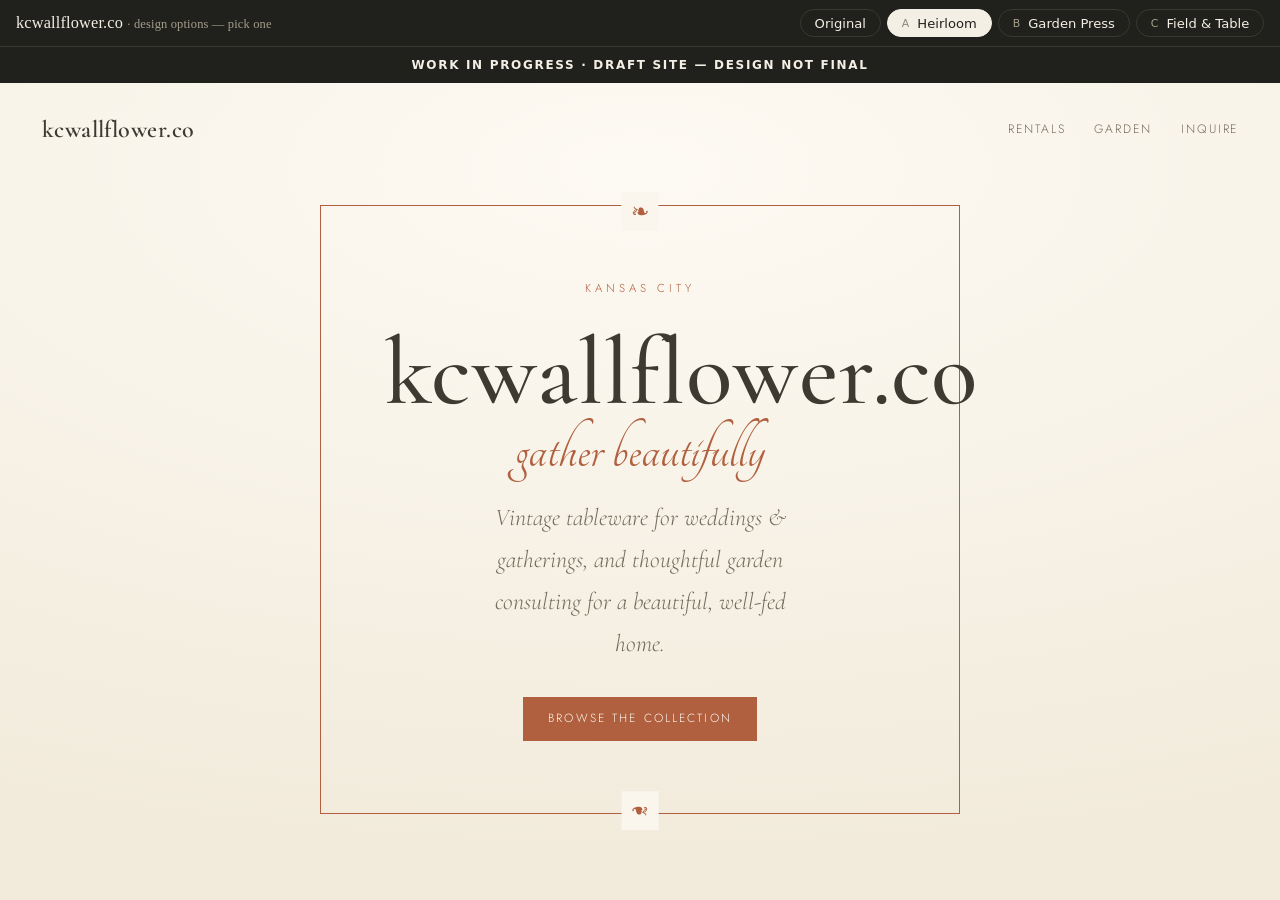
<file: index.html>
<!DOCTYPE html>
<html lang="en">
<head>
<meta charset="UTF-8" />
<meta name="viewport" content="width=device-width, initial-scale=1.0" />
<title>kcwallflower.co — Design Options</title>
<meta name="robots" content="noindex" />
<link rel="icon" href="assets/favicon.svg" type="image/svg+xml" />
<style>
  :root{
    --bar:#20201c; --bar2:#2a2a24; --cream:#f4efe4; --muted:#a49d8b;
    --line:#3a382f; --accent:#c58a78;
  }
  *{margin:0;padding:0;box-sizing:border-box}
  html,body{height:100%}
  body{
    font-family:"Jost",system-ui,-apple-system,"Segoe UI",sans-serif;
    background:var(--bar); color:var(--cream);
    display:flex; flex-direction:column; height:100vh; height:100svh; overflow:hidden;
  }
  /* top bar */
  .bar{
    flex:0 0 auto; display:flex; align-items:center; gap:1rem;
    padding:.55rem 1rem; background:var(--bar);
    border-bottom:1px solid var(--line);
  }
  .brand{font-family:Georgia,"Times New Roman",serif; font-size:1.02rem; letter-spacing:.01em; white-space:nowrap}
  .brand small{color:var(--muted); font-size:.78rem}
  .tabs{display:flex; gap:.4rem; margin-left:auto; flex-wrap:wrap; justify-content:flex-end}
  .tab{
    font:inherit; font-size:.82rem; color:var(--cream);
    background:transparent; border:1px solid var(--line);
    padding:.44em 1.05em; border-radius:40px; cursor:pointer;
    display:inline-flex; align-items:center; gap:.5em; white-space:nowrap;
    transition:background .2s,border-color .2s,color .2s;
  }
  .tab .k{font-size:.68rem; letter-spacing:.14em; color:var(--muted)}
  .tab:hover{border-color:var(--muted)}
  .tab.active{background:var(--cream); color:var(--bar); border-color:var(--cream)}
  .tab.active .k{color:var(--bar); opacity:.5}
  /* stage */
  .stage{flex:1 1 auto; position:relative; background:#fff}
  .stage iframe{position:absolute; inset:0; width:100%; height:100%; border:0; display:none}
  .stage iframe.active{display:block}
  /* loading hint */
  .hint{
    position:absolute; inset:0; display:flex; align-items:center; justify-content:center;
    color:var(--muted); font-size:.85rem; letter-spacing:.08em; background:var(--bar);
    pointer-events:none; opacity:0; transition:opacity .2s;
  }
  @media (max-width:680px){
    .bar{flex-wrap:wrap; gap:.5rem .6rem}
    .brand{flex:1 1 100%}
    .tabs{margin-left:0; width:100%; justify-content:space-between}
    .tab{flex:1 1 auto; justify-content:center; padding:.5em .4em; font-size:.76rem}
    .tab .k{display:none}
  }
</style>
</head>
<body>
  <div class="bar">
    <span class="brand">kcwallflower.co <small>· design options — pick one</small></span>
    <div class="tabs" role="tablist" aria-label="Design options">
      <button class="tab" role="tab" data-key="original">Original</button>
      <button class="tab" role="tab" data-key="a"><span class="k">A</span> Heirloom</button>
      <button class="tab" role="tab" data-key="b"><span class="k">B</span> Garden&nbsp;Press</button>
      <button class="tab" role="tab" data-key="c"><span class="k">C</span> Field&nbsp;&amp;&nbsp;Table</button>
    </div>
  </div>

  <div class="stage" id="stage">
    <iframe data-key="original" src="original/" title="Original design" loading="eager"></iframe>
    <iframe data-key="a" src="a/" title="Design A — Heirloom" loading="eager"></iframe>
    <iframe data-key="b" src="b/" title="Design B — Garden Press" loading="eager"></iframe>
    <iframe data-key="c" src="c/" title="Design C — Field & Table" loading="eager"></iframe>
  </div>

  <script>
    const tabs   = Array.from(document.querySelectorAll('.tab'));
    const frames = Array.from(document.querySelectorAll('iframe'));
    const keys   = tabs.map(t => t.dataset.key);

    function select(key){
      if(!keys.includes(key)) key = 'a';
      tabs.forEach(t => {
        const on = t.dataset.key === key;
        t.classList.toggle('active', on);
        t.setAttribute('aria-selected', on ? 'true' : 'false');
      });
      frames.forEach(f => f.classList.toggle('active', f.dataset.key === key));
      if (location.hash.slice(1) !== key) history.replaceState(null, '', '#' + key);
    }

    tabs.forEach(t => t.addEventListener('click', () => select(t.dataset.key)));
    window.addEventListener('hashchange', () => select(location.hash.slice(1)));

    select(location.hash.slice(1) || 'a');
  </script>
</body>
</html>
</file>
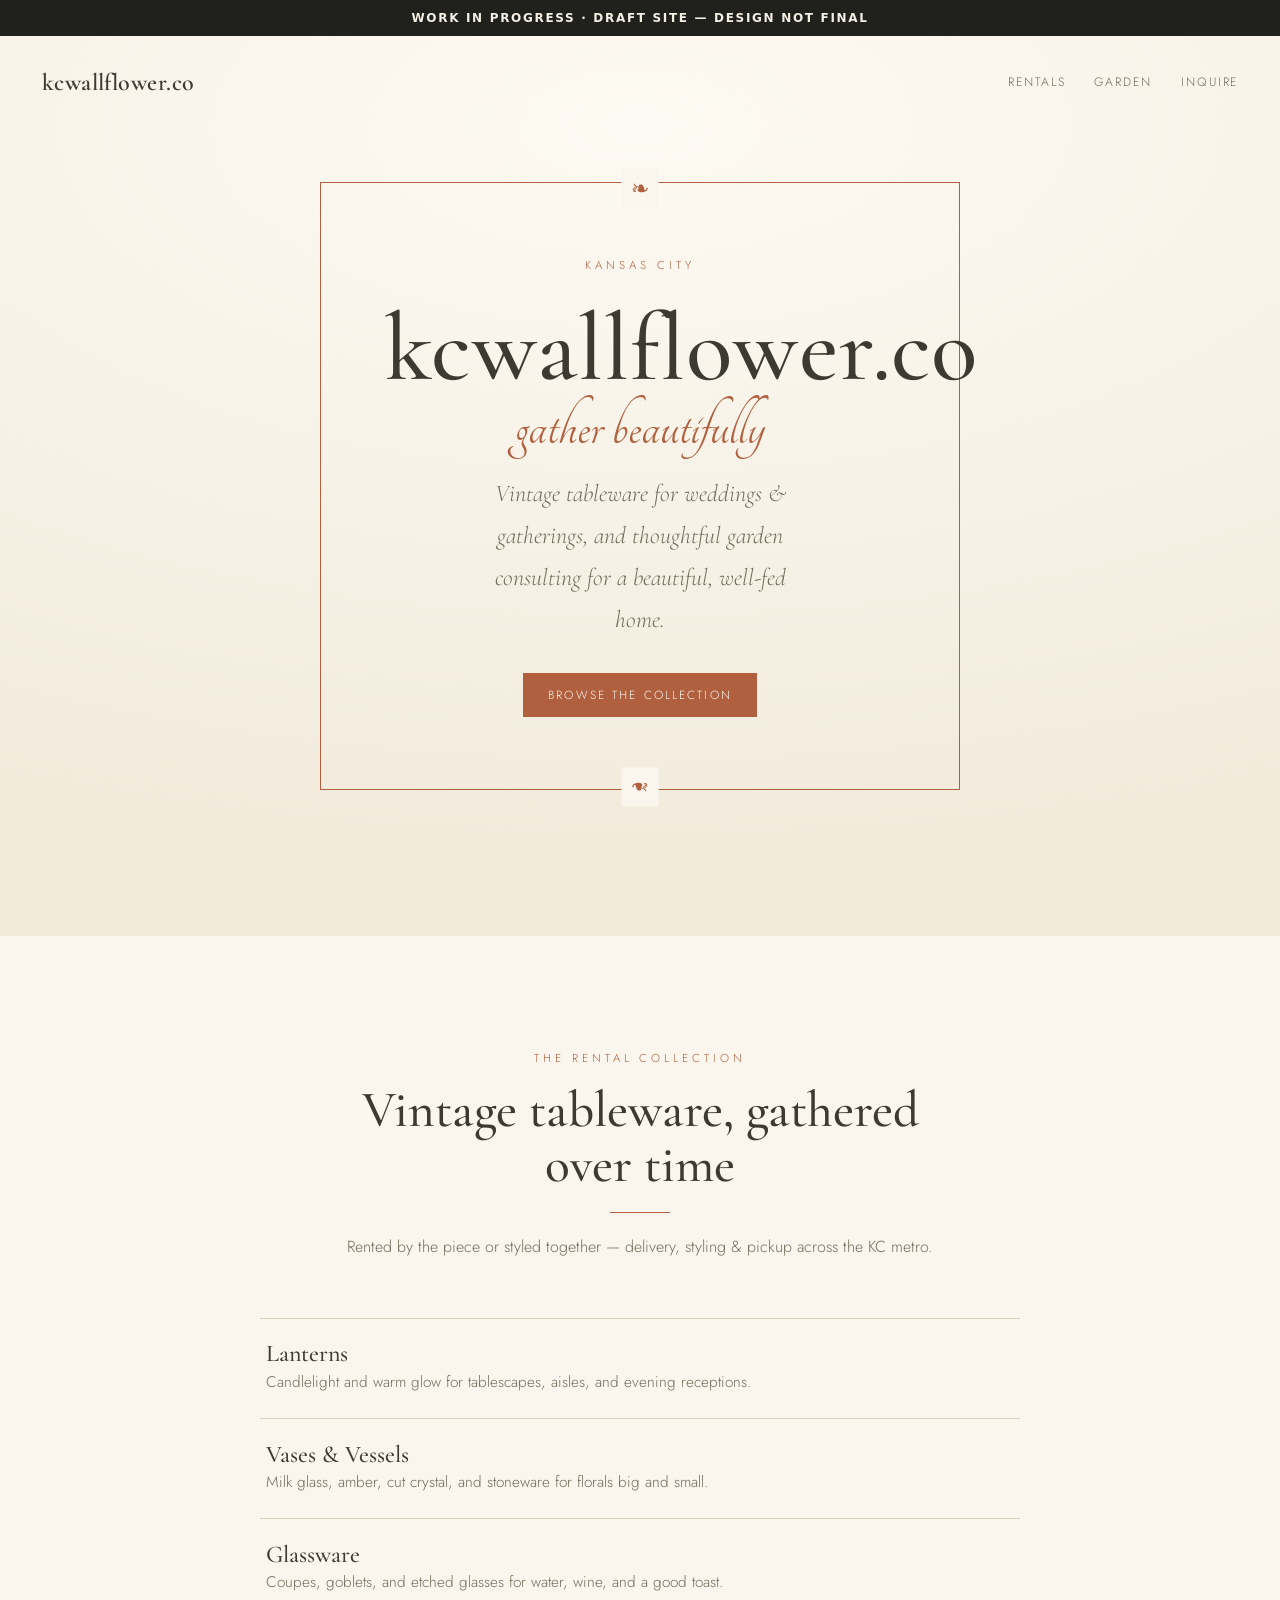
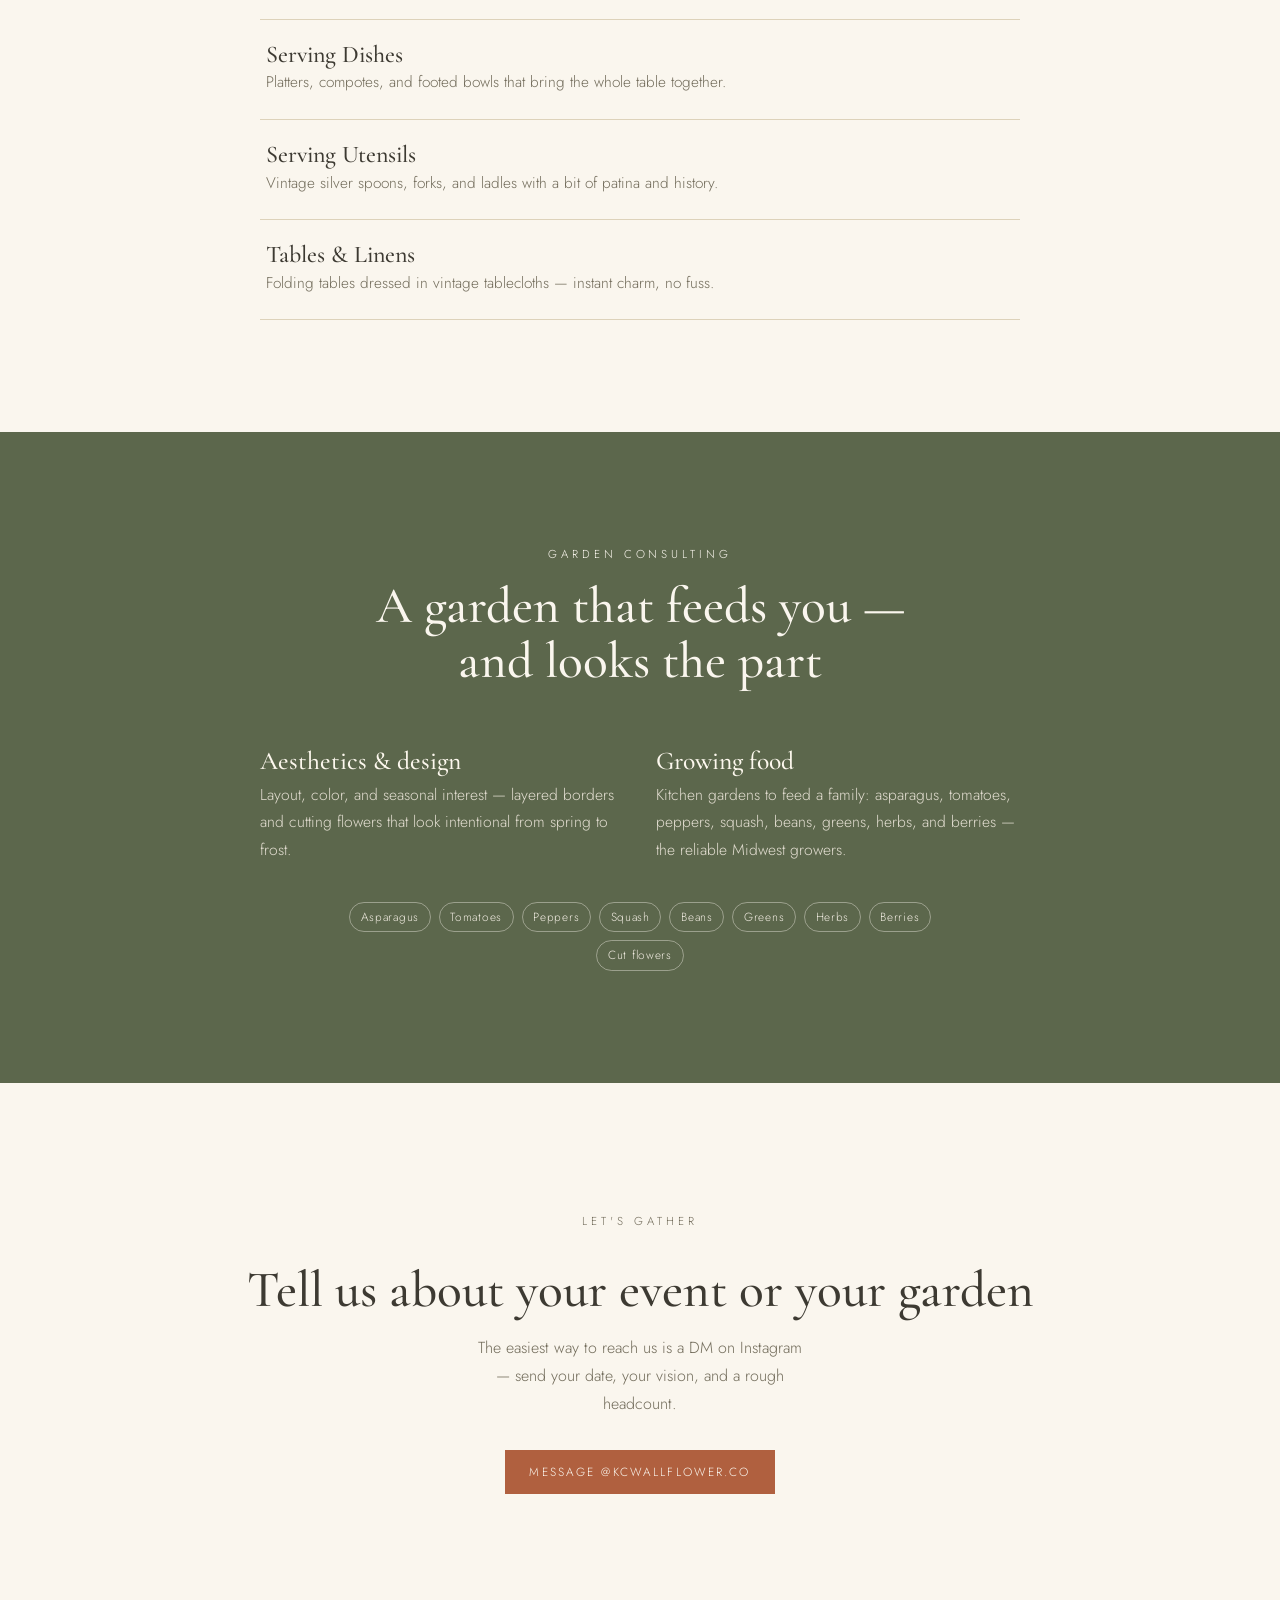
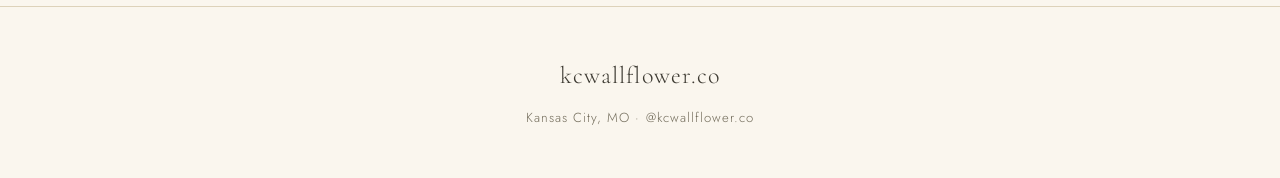
<file: a/index.html>
<!DOCTYPE html>
<html lang="en">
<head>
<meta charset="UTF-8" />
<meta name="viewport" content="width=device-width, initial-scale=1.0" />
<title>kcwallflower.co — Heirloom · Variant A</title>
<meta name="description" content="Vintage tableware rentals & garden consulting in Kansas City." />
<link rel="preconnect" href="https://fonts.googleapis.com" />
<link rel="preconnect" href="https://fonts.gstatic.com" crossorigin />
<link href="https://fonts.googleapis.com/css2?family=Cormorant+Garamond:ital,wght@0,400;0,500;0,600;1,400&family=Jost:wght@300;400;500&family=Tangerine:wght@700&display=swap" rel="stylesheet" />
<style>
  :root{
    --cream:#faf6ee; --cream2:#f2ebdc; --ink:#3d3a32; --soft:#726c5b;
    --terra:#b0603f; --sage:#869072; --sage-d:#5c674c; --line:#ddd2ba;
    --disp:"Cormorant Garamond",serif; --body:"Jost",sans-serif; --script:"Tangerine",cursive;
  }
  *{margin:0;padding:0;box-sizing:border-box}
  html{scroll-behavior:smooth}
  body{font-family:var(--body);font-weight:300;color:var(--ink);background:var(--cream);line-height:1.75;-webkit-font-smoothing:antialiased;padding-top:36px}
  h1,h2,h3{font-family:var(--disp);font-weight:500;line-height:1.08}
  a{color:inherit;text-decoration:none}
  .badge{position:fixed;top:12px;left:12px;z-index:99;background:var(--ink);color:var(--cream);font-size:.62rem;letter-spacing:.24em;text-transform:uppercase;padding:.4em .9em;border-radius:40px}
  .wrap{max-width:1080px;margin:0 auto;padding:0 clamp(1.2rem,5vw,2rem)}
  /* nav */
  .nav{position:absolute;top:0;left:0;right:0;z-index:20;display:flex;justify-content:space-between;align-items:center;padding:1.6rem clamp(1.2rem,5vw,2.6rem)}
  .nav a.brand{font-family:var(--disp);font-size:1.5rem;font-weight:600;letter-spacing:.02em}
  .nav .links{display:flex;gap:1.8rem;font-size:.76rem;letter-spacing:.16em;text-transform:uppercase;color:var(--soft)}
  /* hero */
  .hero{min-height:100svh;display:flex;align-items:center;justify-content:center;text-align:center;padding:6rem 1.4rem;position:relative;background:radial-gradient(120% 80% at 50% 10%,#fdfaf3,var(--cream2))}
  .frame{border:1px solid var(--terra);padding:clamp(2.4rem,6vw,4.5rem) clamp(1.6rem,6vw,4rem);max-width:640px;position:relative}
  .frame::before,.frame::after{content:"❧";position:absolute;color:var(--terra);font-size:1.4rem;left:50%;transform:translateX(-50%)}
  .frame::before{top:-.9rem;background:var(--cream);padding:0 .6rem}
  .frame::after{bottom:-1.1rem;background:var(--cream);padding:0 .6rem;transform:translateX(-50%) rotate(180deg)}
  .eyebrow{font-size:.72rem;letter-spacing:.34em;text-transform:uppercase;color:var(--terra);margin-bottom:1.4rem}
  .hero h1{font-size:clamp(3rem,10vw,6rem);letter-spacing:.01em}
  .script{font-family:var(--script);font-size:clamp(2.6rem,8vw,4rem);color:var(--terra);line-height:.7;margin:.3rem 0 1.4rem}
  .hero p.lede{font-family:var(--disp);font-size:clamp(1.2rem,2.4vw,1.5rem);font-style:italic;color:var(--soft);max-width:34ch;margin:0 auto 2rem}
  .btn{display:inline-block;font-size:.74rem;letter-spacing:.18em;text-transform:uppercase;padding:.9em 2em;border:1px solid var(--sage-d);color:var(--sage-d);transition:.35s}
  .btn:hover{background:var(--sage-d);color:var(--cream)}
  .btn.solid{background:var(--terra);border-color:var(--terra);color:var(--cream)}
  .btn.solid:hover{background:var(--ink);border-color:var(--ink)}
  /* section */
  section.block{padding:clamp(4rem,9vw,7rem) 0}
  .head{text-align:center;max-width:600px;margin:0 auto clamp(2.6rem,5vw,3.6rem)}
  .head h2{font-size:clamp(2rem,4.6vw,3.2rem)}
  .head .eyebrow{margin-bottom:.9rem}
  .rule{width:60px;height:1px;background:var(--terra);margin:1.2rem auto}
  /* rentals list */
  .list{max-width:760px;margin:0 auto;border-top:1px solid var(--line)}
  .item{padding:1.4rem .4rem;border-bottom:1px solid var(--line);transition:.3s}
  .item:hover{background:#fbf7ef;padding-left:1rem}
  .num{font-family:var(--disp);font-size:1.7rem;color:var(--terra)}
  .item h3{font-size:1.5rem;margin-bottom:.1rem}
  .item p{color:var(--soft);font-size:.96rem}
  /* garden */
  .garden{background:var(--sage-d);color:var(--cream)}
  .garden .head h2,.garden .head .eyebrow{color:var(--cream)}
  .garden .eyebrow{color:#e8dcc4}
  .gcols{display:grid;grid-template-columns:1fr 1fr;gap:2rem;max-width:760px;margin:0 auto}
  .gcols h3{font-family:var(--disp);font-size:1.6rem;margin-bottom:.4rem;color:#fdf8ee}
  .gcols p{color:#e2ddd0;font-size:.98rem}
  .tags{display:flex;flex-wrap:wrap;gap:.5rem;justify-content:center;max-width:640px;margin:2.4rem auto 0}
  .tags span{font-size:.74rem;letter-spacing:.06em;border:1px solid rgba(250,246,238,.4);padding:.34em .9em;border-radius:40px;color:#f0ebe0}
  /* inquire */
  .inquire{text-align:center}
  .inquire h2{font-size:clamp(2rem,5vw,3.2rem)}
  .inquire p{color:var(--soft);max-width:38ch;margin:1rem auto 2rem}
  /* footer */
  footer{text-align:center;padding:3rem 1.4rem;border-top:1px solid var(--line);color:var(--soft);font-size:.82rem;letter-spacing:.08em}
  footer .fb{font-family:var(--disp);font-size:1.5rem;color:var(--ink);margin-bottom:.6rem}
  @media(max-width:640px){.nav .links{display:none}.gcols{grid-template-columns:1fr}}
</style>
</head>
<body>
<div style="position:fixed;top:0;left:0;right:0;z-index:9999;background:#20201c;color:#f4efe4;text-align:center;font:600 12px/36px system-ui,-apple-system,'Segoe UI',sans-serif;letter-spacing:.14em;text-transform:uppercase;height:36px">Work in progress · draft site — design not final</div>
<div class="hero">
  <div class="nav wrap" style="max-width:none">
    <a href="#" class="brand">kcwallflower.co</a>
    <div class="links"><a href="#rentals">Rentals</a><a href="#garden">Garden</a><a href="#inquire">Inquire</a></div>
  </div>
  <div class="frame">
    <p class="eyebrow">Kansas City</p>
    <h1>kcwallflower.co</h1>
    <p class="script">gather beautifully</p>
    <p class="lede">Vintage tableware for weddings &amp; gatherings, and thoughtful garden consulting for a beautiful, well-fed home.</p>
    <a href="#rentals" class="btn solid">Browse the collection</a>
  </div>
</div>

<section class="block" id="rentals">
  <div class="wrap">
    <div class="head">
      <p class="eyebrow">The Rental Collection</p>
      <h2>Vintage tableware, gathered over time</h2>
      <div class="rule"></div>
      <p style="color:var(--soft)">Rented by the piece or styled together — delivery, styling &amp; pickup across the KC metro.</p>
    </div>
    <div class="list">
      <div class="item"><div><h3>Lanterns</h3><p>Candlelight and warm glow for tablescapes, aisles, and evening receptions.</p></div></div>
      <div class="item"><div><h3>Vases &amp; Vessels</h3><p>Milk glass, amber, cut crystal, and stoneware for florals big and small.</p></div></div>
      <div class="item"><div><h3>Glassware</h3><p>Coupes, goblets, and etched glasses for water, wine, and a good toast.</p></div></div>
      <div class="item"><div><h3>Serving Dishes</h3><p>Platters, compotes, and footed bowls that bring the whole table together.</p></div></div>
      <div class="item"><div><h3>Serving Utensils</h3><p>Vintage silver spoons, forks, and ladles with a bit of patina and history.</p></div></div>
      <div class="item"><div><h3>Tables &amp; Linens</h3><p>Folding tables dressed in vintage tablecloths — instant charm, no fuss.</p></div></div>
    </div>
  </div>
</section>

<section class="block garden" id="garden">
  <div class="wrap">
    <div class="head">
      <p class="eyebrow">Garden Consulting</p>
      <h2>A garden that feeds you — and looks the part</h2>
    </div>
    <div class="gcols">
      <div><h3>Aesthetics &amp; design</h3><p>Layout, color, and seasonal interest — layered borders and cutting flowers that look intentional from spring to frost.</p></div>
      <div><h3>Growing food</h3><p>Kitchen gardens to feed a family: asparagus, tomatoes, peppers, squash, beans, greens, herbs, and berries — the reliable Midwest growers.</p></div>
    </div>
    <div class="tags"><span>Asparagus</span><span>Tomatoes</span><span>Peppers</span><span>Squash</span><span>Beans</span><span>Greens</span><span>Herbs</span><span>Berries</span><span>Cut flowers</span></div>
  </div>
</section>

<section class="block inquire" id="inquire">
  <div class="wrap">
    <p class="eyebrow">Let's gather</p>
    <h2>Tell us about your event or your garden</h2>
    <p>The easiest way to reach us is a DM on Instagram — send your date, your vision, and a rough headcount.</p>
    <a class="btn solid" href="https://instagram.com/kcwallflower.co" target="_blank" rel="noopener">Message @kcwallflower.co</a>
  </div>
</section>

<footer>
  <div class="fb">kcwallflower.co</div>
  <div>Kansas City, MO · @kcwallflower.co</div>
</footer>
</body>
</html>
</file>
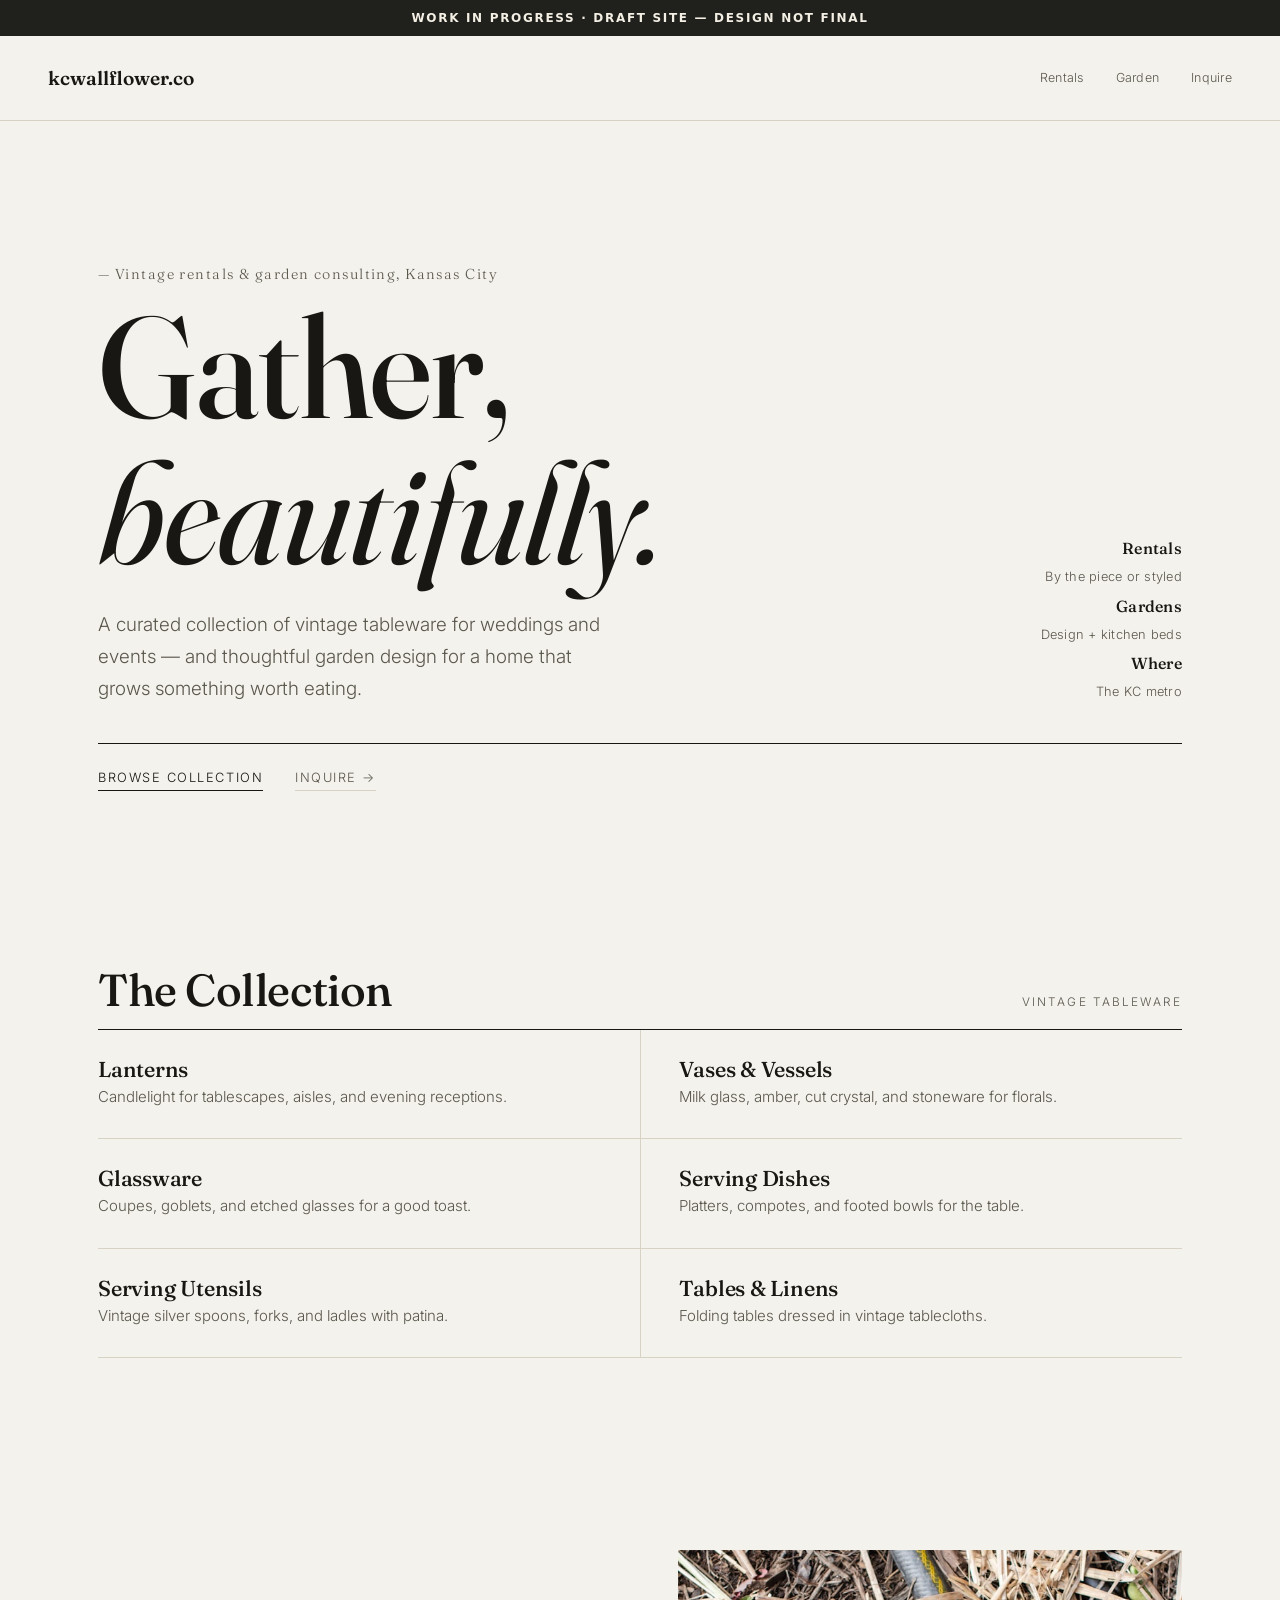
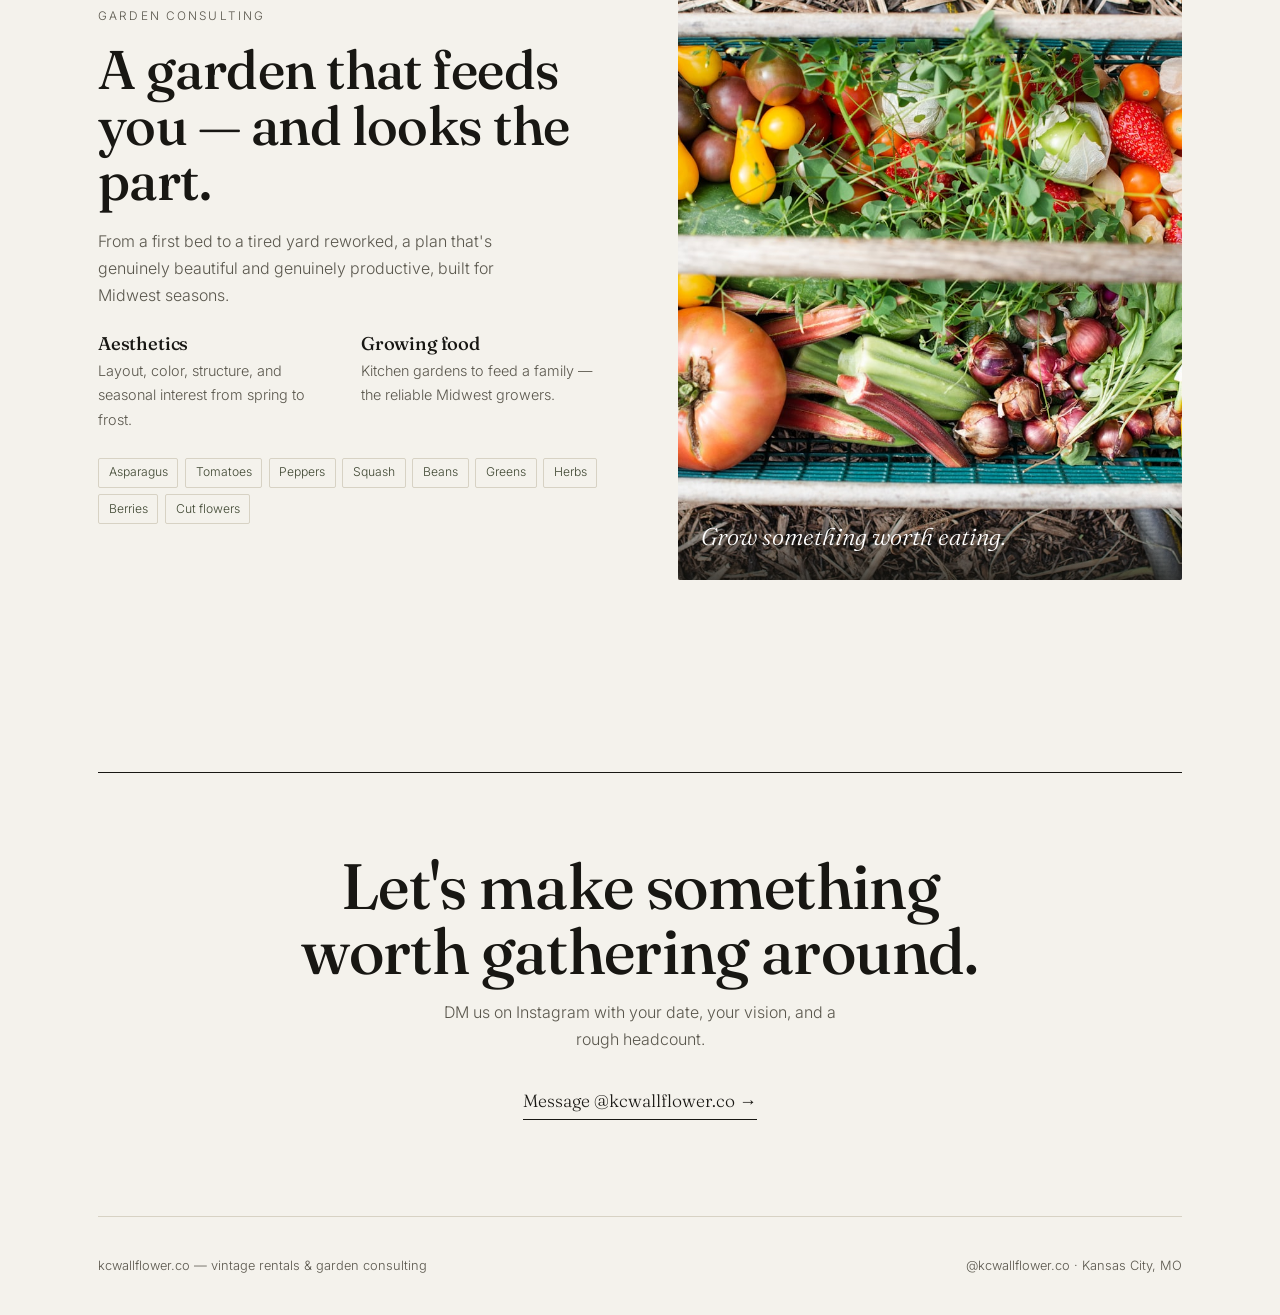
<file: b/index.html>
<!DOCTYPE html>
<html lang="en">
<head>
<meta charset="UTF-8" />
<meta name="viewport" content="width=device-width, initial-scale=1.0" />
<title>kcwallflower.co — Garden Press · Variant B</title>
<meta name="description" content="Vintage tableware rentals & garden consulting in Kansas City." />
<link rel="preconnect" href="https://fonts.googleapis.com" />
<link rel="preconnect" href="https://fonts.gstatic.com" crossorigin />
<link href="https://fonts.googleapis.com/css2?family=Fraunces:opsz,wght@9..144,400;9..144,500;9..144,600&family=Inter:wght@300;400;500&display=swap" rel="stylesheet" />
<style>
  :root{
    --paper:#f4f2ec; --ink:#181713; --soft:#5a574d; --olive:#5f6a4b; --olive-d:#3f4732;
    --line:#d7d2c4;
    --disp:"Fraunces",serif; --body:"Inter",system-ui,sans-serif;
  }
  *{margin:0;padding:0;box-sizing:border-box}
  html{scroll-behavior:smooth}
  body{font-family:var(--body);font-weight:300;color:var(--ink);background:var(--paper);line-height:1.7;-webkit-font-smoothing:antialiased;padding-top:36px}
  h1,h2,h3{font-family:var(--disp);font-weight:500;line-height:1.02;letter-spacing:-.01em}
  a{color:inherit;text-decoration:none}
  .badge{position:fixed;top:12px;right:12px;z-index:99;background:var(--ink);color:var(--paper);font-size:.62rem;letter-spacing:.24em;text-transform:uppercase;padding:.4em .9em;border-radius:2px}
  .wrap{max-width:1180px;margin:0 auto;padding:0 clamp(1.4rem,5vw,3rem)}
  /* nav */
  .nav{display:flex;justify-content:space-between;align-items:center;padding:1.6rem clamp(1.4rem,5vw,3rem);border-bottom:1px solid var(--line)}
  .nav .brand{font-family:var(--disp);font-size:1.2rem;font-weight:600}
  .nav .links{display:flex;gap:2rem;font-size:.78rem;letter-spacing:.02em;color:var(--soft)}
  .nav .links a:hover{color:var(--ink)}
  /* hero */
  .hero{padding:clamp(4rem,11vw,9rem) 0 clamp(3rem,7vw,5rem)}
  .hero .grid{display:grid;grid-template-columns:1fr auto;gap:2rem;align-items:end}
  .hero .num{font-family:var(--disp);font-size:.9rem;color:var(--soft);letter-spacing:.1em}
  .hero h1{font-size:clamp(3.4rem,13vw,9rem);margin:.4rem 0}
  .hero .em{font-style:italic;font-weight:400}
  .hero .sub{max-width:44ch;color:var(--soft);font-size:clamp(1rem,1.6vw,1.18rem);margin-top:1.4rem}
  .meta{text-align:right;font-size:.8rem;letter-spacing:.02em;color:var(--soft);line-height:2}
  .meta b{display:block;font-family:var(--disp);font-weight:500;color:var(--ink);font-size:1rem}
  .heroline{height:1px;background:var(--ink);margin-top:2.4rem}
  .actions{display:flex;gap:2rem;align-items:center;margin-top:1.4rem;font-size:.8rem;letter-spacing:.12em;text-transform:uppercase}
  .actions a{border-bottom:1px solid var(--ink);padding-bottom:2px}
  .actions a.dim{border-color:var(--line);color:var(--soft)}
  /* rentals */
  section{padding:clamp(3.5rem,8vw,6rem) 0}
  .sec-head{display:flex;justify-content:space-between;align-items:baseline;border-bottom:1px solid var(--ink);padding-bottom:1rem;margin-bottom:0}
  .sec-head h2{font-size:clamp(1.8rem,4vw,2.8rem)}
  .sec-head span{font-size:.74rem;letter-spacing:.18em;text-transform:uppercase;color:var(--soft)}
  .rgrid{display:grid;grid-template-columns:repeat(2,1fr)}
  .r{padding:1.8rem 0;border-bottom:1px solid var(--line)}
  .r:nth-child(odd){padding-right:2.4rem}
  .r:nth-child(even){padding-left:2.4rem;border-left:1px solid var(--line)}
  .r .k{font-family:var(--disp);color:var(--olive);font-size:1rem}
  .r h3{font-size:1.35rem;margin-bottom:.2rem}
  .r p{color:var(--soft);font-size:.94rem}
  /* garden split */
  .split{display:grid;grid-template-columns:1fr 1fr;gap:clamp(2rem,6vw,5rem);align-items:center}
  .split .big{font-size:clamp(2rem,4.5vw,3.4rem);line-height:1.02}
  .split .lede{color:var(--soft);margin:1.2rem 0 1.6rem;max-width:40ch}
  .split .two{display:grid;grid-template-columns:1fr 1fr;gap:1.4rem;margin-bottom:1.6rem}
  .split .two h3{font-size:1.15rem;margin-bottom:.3rem}
  .split .two p{font-size:.9rem;color:var(--soft)}
  .split ul{list-style:none;display:flex;flex-wrap:wrap;gap:.4rem}
  .split li{font-size:.76rem;color:var(--olive-d);border:1px solid var(--line);padding:.3em .8em;border-radius:2px}
  .panel{position:relative;aspect-ratio:4/5;overflow:hidden;background:var(--olive-d);border-radius:2px}
  .panel img{width:100%;height:100%;object-fit:cover;display:block}
  .panel figcaption{position:absolute;left:0;right:0;bottom:0;padding:1.4rem;color:#fff;font-family:var(--disp);font-style:italic;font-size:clamp(1.2rem,2vw,1.5rem);background:linear-gradient(transparent,rgba(20,20,16,.78))}
  /* inquire */
  .cta{border-top:1px solid var(--ink);text-align:center;padding-top:clamp(3rem,7vw,5rem)}
  .cta h2{font-size:clamp(2.2rem,6vw,4rem)}
  .cta p{color:var(--soft);max-width:40ch;margin:1rem auto 2rem}
  .cta a.big{display:inline-block;font-family:var(--disp);font-size:1.1rem;border-bottom:1px solid var(--ink);padding-bottom:3px}
  footer{border-top:1px solid var(--line);padding:2.4rem 0;display:flex;justify-content:space-between;flex-wrap:wrap;gap:1rem;font-size:.8rem;color:var(--soft)}
  @media(max-width:720px){.nav .links{display:none}.hero .grid{grid-template-columns:1fr}.meta{text-align:left}.rgrid{grid-template-columns:1fr}.r:nth-child(even){padding-left:0;border-left:0}.r:nth-child(odd){padding-right:0}.split{grid-template-columns:1fr}.split .two{grid-template-columns:1fr}.panel{order:-1;aspect-ratio:16/10}}
</style>
</head>
<body>
<div style="position:fixed;top:0;left:0;right:0;z-index:9999;background:#20201c;color:#f4efe4;text-align:center;font:600 12px/36px system-ui,-apple-system,'Segoe UI',sans-serif;letter-spacing:.14em;text-transform:uppercase;height:36px">Work in progress · draft site — design not final</div>
<div class="nav">
  <a href="#" class="brand">kcwallflower.co</a>
  <div class="links"><a href="#rentals">Rentals</a><a href="#garden">Garden</a><a href="#inquire">Inquire</a></div>
</div>

<header class="hero"><div class="wrap">
  <div class="grid">
    <div>
      <p class="num">— Vintage rentals &amp; garden consulting, Kansas City</p>
      <h1>Gather,<br><span class="em">beautifully.</span></h1>
      <p class="sub">A curated collection of vintage tableware for weddings and events — and thoughtful garden design for a home that grows something worth eating.</p>
    </div>
    <div class="meta">
      <b>Rentals</b>By the piece or styled<br>
      <b>Gardens</b>Design + kitchen beds<br>
      <b>Where</b>The KC metro
    </div>
  </div>
  <div class="heroline"></div>
  <div class="actions"><a href="#rentals">Browse collection</a><a href="#inquire" class="dim">Inquire →</a></div>
</div></header>

<section id="rentals"><div class="wrap">
  <div class="sec-head"><h2>The Collection</h2><span>Vintage tableware</span></div>
  <div class="rgrid">
    <div class="r"><div><h3>Lanterns</h3><p>Candlelight for tablescapes, aisles, and evening receptions.</p></div></div>
    <div class="r"><div><h3>Vases &amp; Vessels</h3><p>Milk glass, amber, cut crystal, and stoneware for florals.</p></div></div>
    <div class="r"><div><h3>Glassware</h3><p>Coupes, goblets, and etched glasses for a good toast.</p></div></div>
    <div class="r"><div><h3>Serving Dishes</h3><p>Platters, compotes, and footed bowls for the table.</p></div></div>
    <div class="r"><div><h3>Serving Utensils</h3><p>Vintage silver spoons, forks, and ladles with patina.</p></div></div>
    <div class="r"><div><h3>Tables &amp; Linens</h3><p>Folding tables dressed in vintage tablecloths.</p></div></div>
  </div>
</div></section>

<section id="garden"><div class="wrap">
  <div class="split">
    <div>
      <p style="font-size:.74rem;letter-spacing:.18em;text-transform:uppercase;color:var(--soft);margin-bottom:1rem">Garden Consulting</p>
      <h2 class="big">A garden that feeds you — and looks the part.</h2>
      <p class="lede">From a first bed to a tired yard reworked, a plan that's genuinely beautiful and genuinely productive, built for Midwest seasons.</p>
      <div class="two">
        <div><h3>Aesthetics</h3><p>Layout, color, structure, and seasonal interest from spring to frost.</p></div>
        <div><h3>Growing food</h3><p>Kitchen gardens to feed a family — the reliable Midwest growers.</p></div>
      </div>
      <ul><li>Asparagus</li><li>Tomatoes</li><li>Peppers</li><li>Squash</li><li>Beans</li><li>Greens</li><li>Herbs</li><li>Berries</li><li>Cut flowers</li></ul>
    </div>
    <figure class="panel">
      <img src="assets/garden.jpg" alt="A raised-bed kitchen garden full of homegrown vegetables" loading="lazy" />
      <figcaption>Grow something worth eating.</figcaption>
    </figure>
  </div>
</div></section>

<section id="inquire"><div class="wrap">
  <div class="cta">
    <h2>Let's make something<br>worth gathering around.</h2>
    <p>DM us on Instagram with your date, your vision, and a rough headcount.</p>
    <a class="big" href="https://instagram.com/kcwallflower.co" target="_blank" rel="noopener">Message @kcwallflower.co →</a>
  </div>
</div></section>

<div class="wrap"><footer>
  <span>kcwallflower.co — vintage rentals &amp; garden consulting</span>
  <span>@kcwallflower.co · Kansas City, MO</span>
</footer></div>
</body>
</html>
</file>
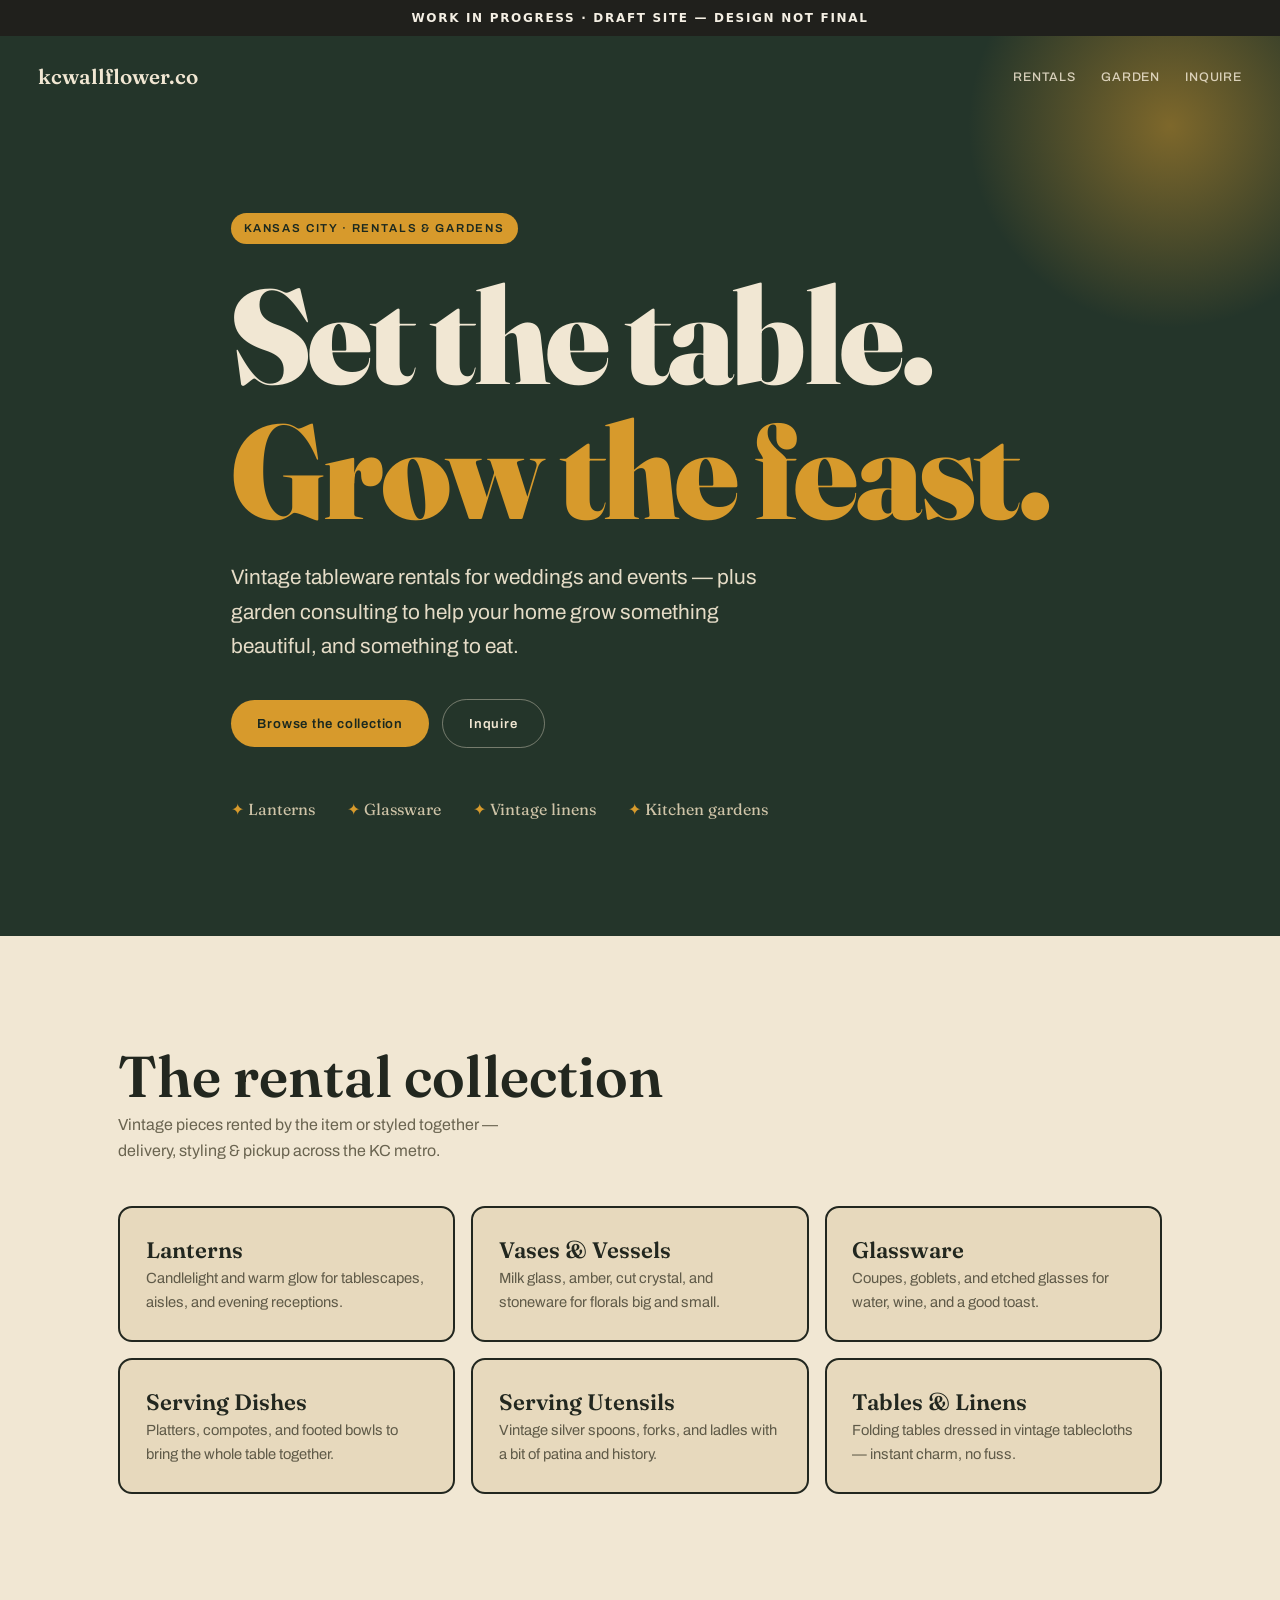
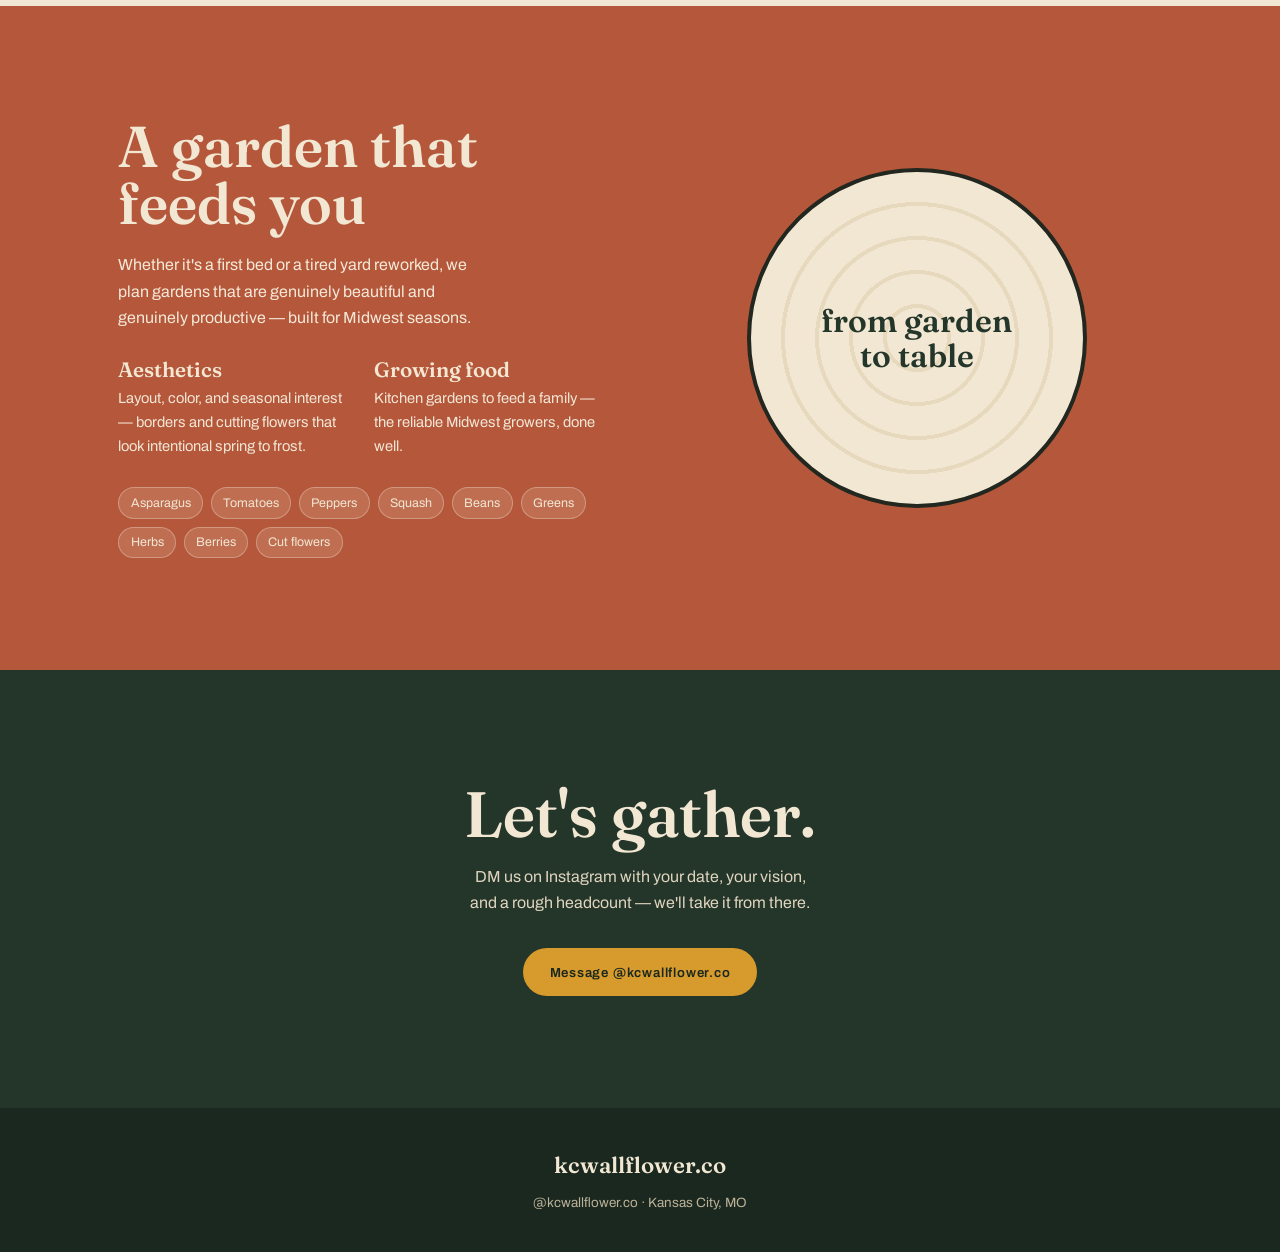
<file: c/index.html>
<!DOCTYPE html>
<html lang="en">
<head>
<meta charset="UTF-8" />
<meta name="viewport" content="width=device-width, initial-scale=1.0" />
<title>kcwallflower.co — Field &amp; Table · Variant C</title>
<meta name="description" content="Vintage tableware rentals & garden consulting in Kansas City." />
<link rel="preconnect" href="https://fonts.googleapis.com" />
<link rel="preconnect" href="https://fonts.gstatic.com" crossorigin />
<link href="https://fonts.googleapis.com/css2?family=Fraunces:opsz,wght@9..144,500;9..144,600;9..144,900&family=Archivo:wght@400;500;600&display=swap" rel="stylesheet" />
<style>
  :root{
    --forest:#24352a; --forest2:#1a281f; --cream:#f1e7d3; --cream2:#e7d9bd;
    --mustard:#d79a2c; --brick:#b5573a; --ink:#22271f; --sage:#8a9a6f;
    --disp:"Fraunces",serif; --body:"Archivo",system-ui,sans-serif;
  }
  *{margin:0;padding:0;box-sizing:border-box}
  html{scroll-behavior:smooth}
  body{font-family:var(--body);font-weight:400;color:var(--ink);background:var(--cream);line-height:1.65;-webkit-font-smoothing:antialiased;padding-top:36px}
  h1,h2,h3{font-family:var(--disp);line-height:1}
  a{color:inherit;text-decoration:none}
  .badge{position:fixed;top:12px;left:12px;z-index:99;background:var(--mustard);color:var(--forest2);font-size:.62rem;font-weight:600;letter-spacing:.2em;text-transform:uppercase;padding:.45em 1em;border-radius:40px}
  .wrap{max-width:1120px;margin:0 auto;padding:0 clamp(1.4rem,5vw,2.4rem)}
  /* nav */
  .nav{position:absolute;top:0;left:0;right:0;z-index:20;display:flex;justify-content:space-between;align-items:center;padding:1.5rem clamp(1.4rem,5vw,2.4rem);color:var(--cream)}
  .nav .brand{font-family:var(--disp);font-weight:600;font-size:1.3rem}
  .nav .links{display:flex;gap:1.6rem;font-size:.78rem;font-weight:500;letter-spacing:.06em;text-transform:uppercase}
  .nav .links a{opacity:.85}
  /* hero */
  .hero{background:var(--forest);color:var(--cream);min-height:100svh;display:flex;flex-direction:column;justify-content:center;padding:7rem 0 3rem;position:relative;overflow:hidden}
  .hero .sun{position:absolute;top:-140px;right:-120px;width:460px;height:460px;border-radius:50%;background:radial-gradient(circle,rgba(215,154,44,.5),transparent 62%)}
  .hero .tag{display:inline-block;background:var(--mustard);color:var(--forest2);font-size:.72rem;font-weight:600;letter-spacing:.16em;text-transform:uppercase;padding:.5em 1.1em;border-radius:40px;margin-bottom:1.6rem}
  .hero h1{font-family:var(--disp);font-weight:900;font-size:clamp(3.4rem,13vw,8.4rem);letter-spacing:-.02em}
  .hero h1 em{color:var(--mustard);font-style:normal}
  .hero .lede{max-width:44ch;font-size:clamp(1.05rem,1.8vw,1.3rem);color:#e5dcc7;margin:1.4rem 0 2.2rem}
  .btn{display:inline-block;font-weight:600;font-size:.82rem;letter-spacing:.06em;padding:1em 2em;border-radius:40px}
  .btn.m{background:var(--mustard);color:var(--forest2)}
  .btn.o{border:1px solid rgba(241,231,211,.4);color:var(--cream);margin-left:.6rem}
  .btn:hover{transform:translateY(-2px)}
  .ticker{margin-top:3rem;display:flex;gap:2rem;flex-wrap:wrap;font-family:var(--disp);font-size:1rem;color:#cfc4a8}
  .ticker span::before{content:"✦ ";color:var(--mustard)}
  /* rentals band */
  .band{padding:clamp(4rem,9vw,7rem) 0}
  .band h2{font-weight:600;font-size:clamp(2.2rem,5vw,3.6rem);margin-bottom:.4rem}
  .band .sub{color:#6a6450;max-width:48ch;margin-bottom:2.6rem}
  .cards{display:grid;grid-template-columns:repeat(3,1fr);gap:1rem}
  .card{background:var(--cream2);border:2px solid var(--ink);border-radius:14px;padding:1.6rem;transition:.3s}
  .card:hover{transform:translate(-3px,-3px);box-shadow:6px 6px 0 var(--ink)}
  .card .n{font-family:var(--disp);font-weight:600;color:var(--brick);font-size:1.1rem}
  .card h3{font-weight:600;font-size:1.4rem;margin:.3rem 0 .3rem}
  .card p{font-size:.92rem;color:#5f5a48}
  /* garden band */
  .garden{background:var(--brick);color:var(--cream)}
  .garden .inner{display:grid;grid-template-columns:1fr 1fr;gap:clamp(2rem,5vw,4rem);align-items:center}
  .garden h2{font-weight:600;font-size:clamp(2.2rem,5vw,3.6rem)}
  .garden .lede{color:#f4e9d8;margin:1.2rem 0 1.8rem;max-width:42ch}
  .gg{display:grid;grid-template-columns:1fr 1fr;gap:1.4rem;margin-bottom:1.8rem}
  .gg h3{font-family:var(--disp);font-weight:600;font-size:1.3rem;margin-bottom:.3rem}
  .gg p{font-size:.92rem;color:#f2e7d6}
  .chips{display:flex;flex-wrap:wrap;gap:.5rem}
  .chips span{background:rgba(241,231,211,.16);border:1px solid rgba(241,231,211,.35);font-size:.78rem;padding:.35em .9em;border-radius:40px}
  .plate{aspect-ratio:1;border-radius:50%;background:repeating-radial-gradient(circle,var(--cream) 0 30px,var(--cream2) 30px 34px);border:4px solid var(--ink);display:flex;align-items:center;justify-content:center;max-width:340px;margin:0 auto;width:100%}
  .plate .in{font-family:var(--disp);font-weight:600;font-size:clamp(1.4rem,3vw,2rem);color:var(--forest);text-align:center;line-height:1.1}
  /* cta */
  .cta{background:var(--forest);color:var(--cream);text-align:center;padding:clamp(4rem,9vw,7rem) 1.4rem}
  .cta h2{font-weight:600;font-size:clamp(2.2rem,6vw,4rem)}
  .cta p{color:#dfd5bf;max-width:40ch;margin:1.1rem auto 2rem}
  footer{background:var(--forest2);color:#bcb298;text-align:center;padding:2.4rem 1.4rem;font-size:.84rem}
  footer .fb{font-family:var(--disp);font-weight:600;font-size:1.4rem;color:var(--cream);margin-bottom:.5rem}
  @media(max-width:760px){.nav .links{display:none}.cards{grid-template-columns:1fr}.garden .inner{grid-template-columns:1fr}.plate{order:-1}.gg{grid-template-columns:1fr}}
</style>
</head>
<body>
<div style="position:fixed;top:0;left:0;right:0;z-index:9999;background:#20201c;color:#f4efe4;text-align:center;font:600 12px/36px system-ui,-apple-system,'Segoe UI',sans-serif;letter-spacing:.14em;text-transform:uppercase;height:36px">Work in progress · draft site — design not final</div>
<section class="hero">
  <div class="sun"></div>
  <div class="nav">
    <a href="#" class="brand">kcwallflower.co</a>
    <div class="links"><a href="#rentals">Rentals</a><a href="#garden">Garden</a><a href="#inquire">Inquire</a></div>
  </div>
  <div class="wrap">
    <span class="tag">Kansas City · Rentals &amp; Gardens</span>
    <h1>Set the table.<br><em>Grow the feast.</em></h1>
    <p class="lede">Vintage tableware rentals for weddings and events — plus garden consulting to help your home grow something beautiful, and something to eat.</p>
    <div>
      <a class="btn m" href="#rentals">Browse the collection</a>
      <a class="btn o" href="#inquire">Inquire</a>
    </div>
    <div class="ticker"><span>Lanterns</span><span>Glassware</span><span>Vintage linens</span><span>Kitchen gardens</span></div>
  </div>
</section>

<section class="band" id="rentals"><div class="wrap">
  <h2>The rental collection</h2>
  <p class="sub">Vintage pieces rented by the item or styled together — delivery, styling &amp; pickup across the KC metro.</p>
  <div class="cards">
    <div class="card"><h3>Lanterns</h3><p>Candlelight and warm glow for tablescapes, aisles, and evening receptions.</p></div>
    <div class="card"><h3>Vases &amp; Vessels</h3><p>Milk glass, amber, cut crystal, and stoneware for florals big and small.</p></div>
    <div class="card"><h3>Glassware</h3><p>Coupes, goblets, and etched glasses for water, wine, and a good toast.</p></div>
    <div class="card"><h3>Serving Dishes</h3><p>Platters, compotes, and footed bowls to bring the whole table together.</p></div>
    <div class="card"><h3>Serving Utensils</h3><p>Vintage silver spoons, forks, and ladles with a bit of patina and history.</p></div>
    <div class="card"><h3>Tables &amp; Linens</h3><p>Folding tables dressed in vintage tablecloths — instant charm, no fuss.</p></div>
  </div>
</div></section>

<section class="garden band" id="garden"><div class="wrap inner">
  <div>
    <h2>A garden that feeds you</h2>
    <p class="lede">Whether it's a first bed or a tired yard reworked, we plan gardens that are genuinely beautiful and genuinely productive — built for Midwest seasons.</p>
    <div class="gg">
      <div><h3>Aesthetics</h3><p>Layout, color, and seasonal interest — borders and cutting flowers that look intentional spring to frost.</p></div>
      <div><h3>Growing food</h3><p>Kitchen gardens to feed a family — the reliable Midwest growers, done well.</p></div>
    </div>
    <div class="chips"><span>Asparagus</span><span>Tomatoes</span><span>Peppers</span><span>Squash</span><span>Beans</span><span>Greens</span><span>Herbs</span><span>Berries</span><span>Cut flowers</span></div>
  </div>
  <div class="plate"><span class="in">from garden<br>to table</span></div>
</div></section>

<section class="cta" id="inquire">
  <h2>Let's gather.</h2>
  <p>DM us on Instagram with your date, your vision, and a rough headcount — we'll take it from there.</p>
  <a class="btn m" href="https://instagram.com/kcwallflower.co" target="_blank" rel="noopener">Message @kcwallflower.co</a>
</section>

<footer>
  <div class="fb">kcwallflower.co</div>
  <div>@kcwallflower.co · Kansas City, MO</div>
</footer>
</body>
</html>
</file>
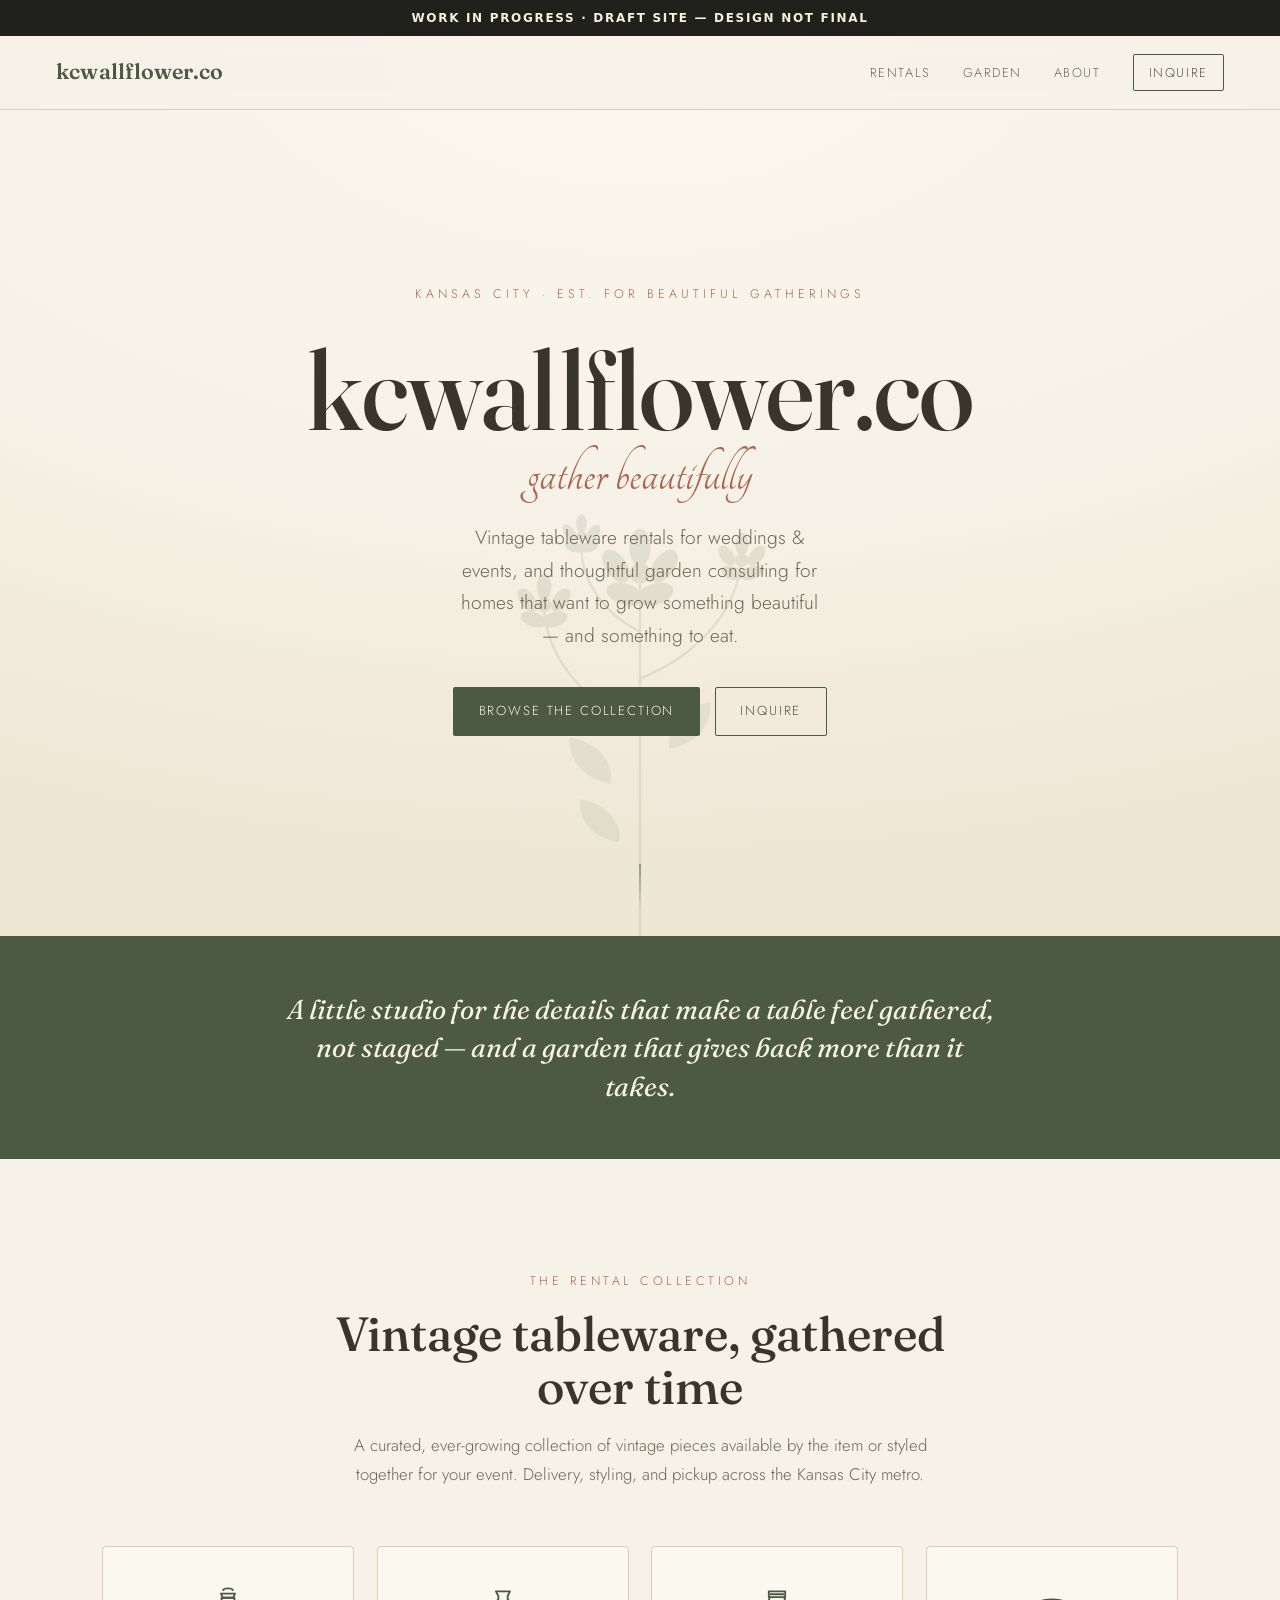
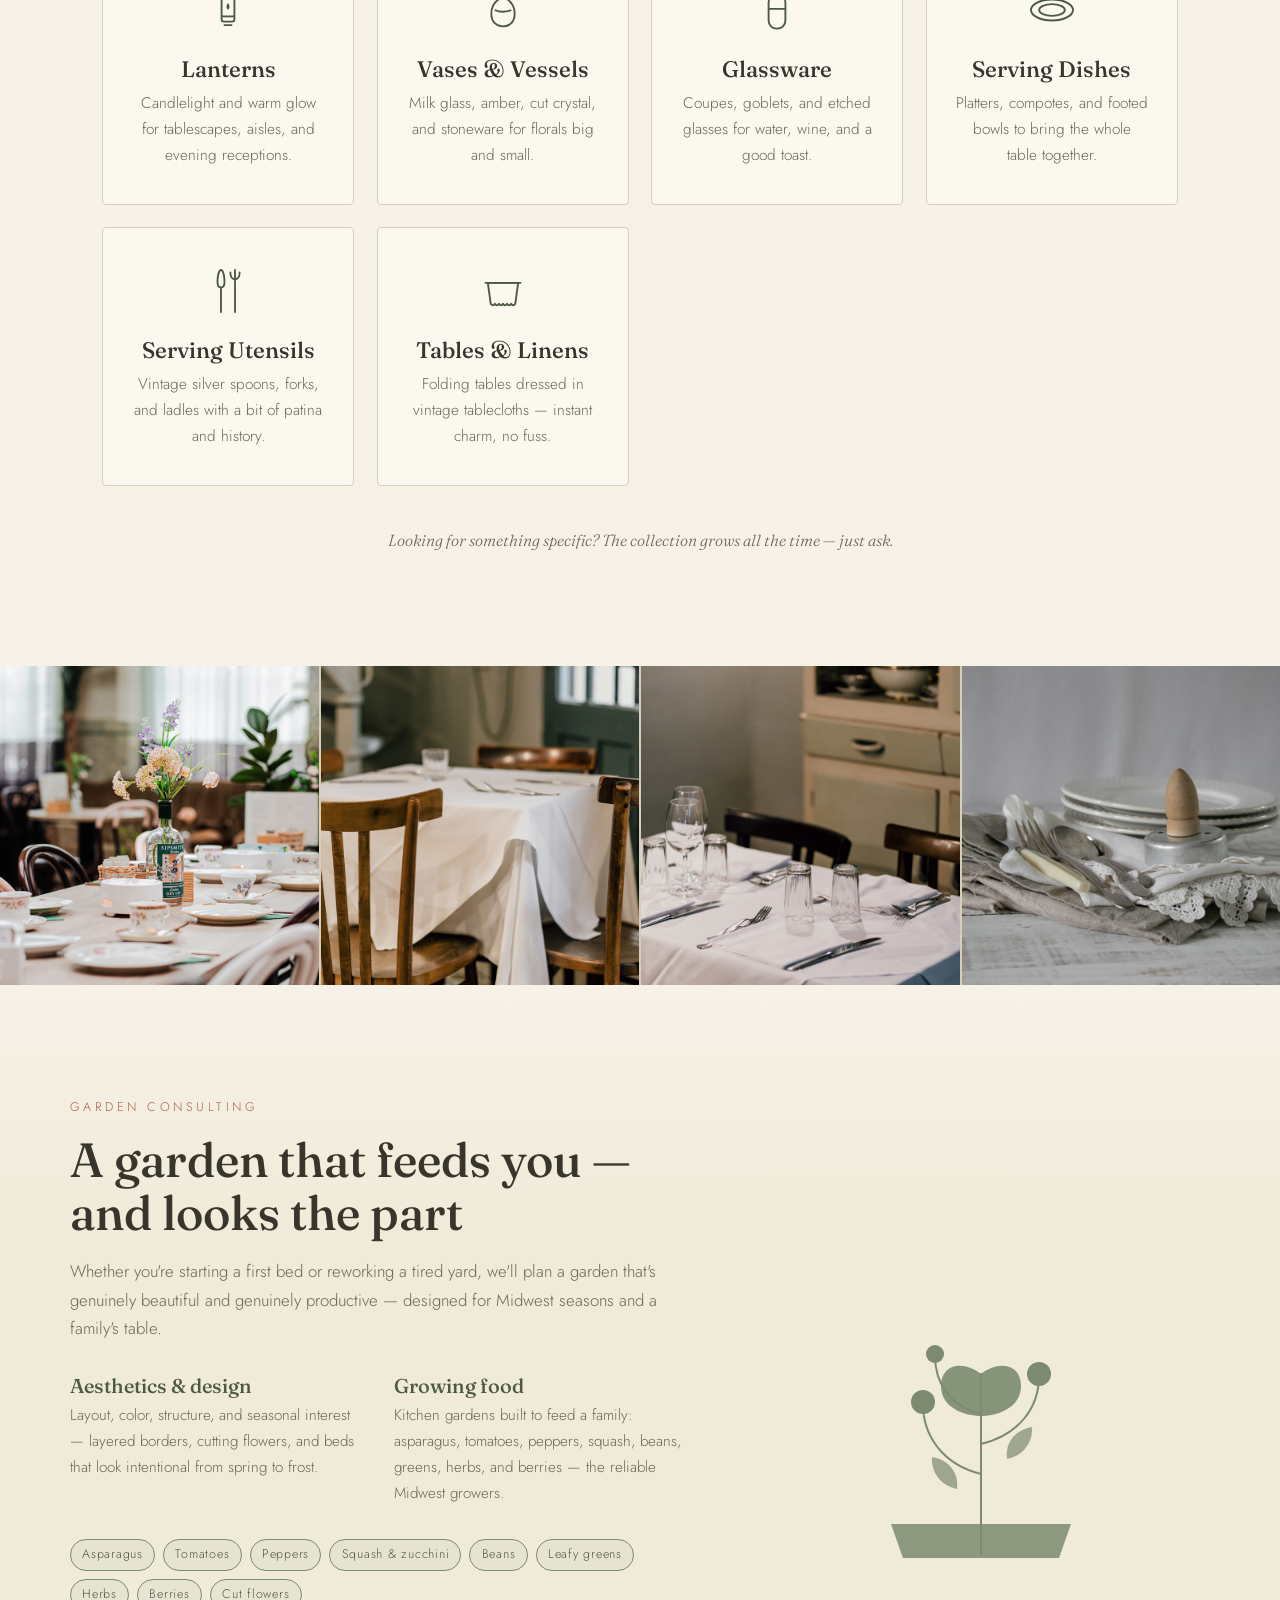
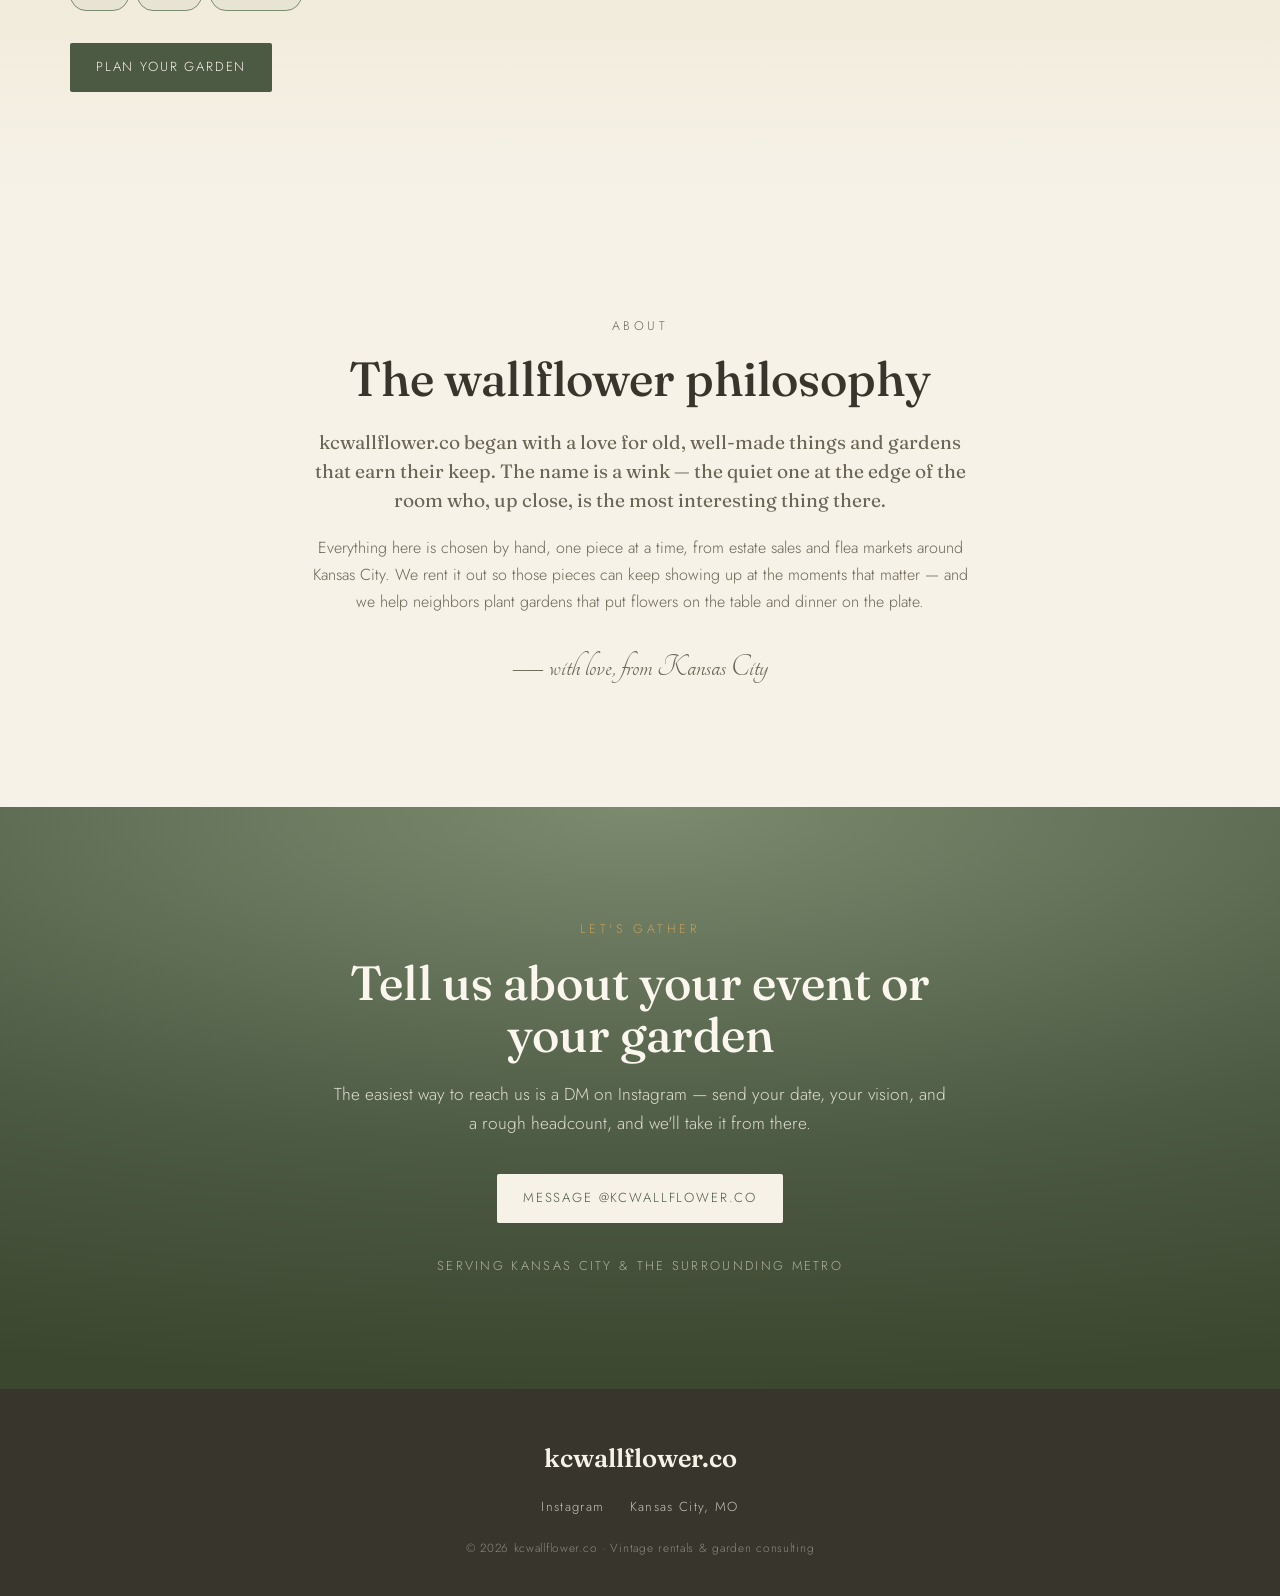
<file: original/index.html>
<!DOCTYPE html>
<html lang="en">
<head>
  <meta charset="UTF-8" />
  <meta name="viewport" content="width=device-width, initial-scale=1.0" />
  <title>kcwallflower.co — Vintage Tableware Rentals &amp; Garden Consulting in Kansas City</title>
  <meta name="description" content="kcwallflower.co rents vintage tableware — lanterns, vases, glassware, serving dishes and linens — for weddings and events across the Kansas City metro, and offers thoughtful home garden consulting for beauty and homegrown food." />
  <meta name="theme-color" content="#7c8b6f" />

  <!-- Open Graph -->
  <meta property="og:title" content="kcwallflower.co" />
  <meta property="og:description" content="Vintage tableware for gatherings &amp; thoughtful gardens, rooted in Kansas City." />
  <meta property="og:type" content="website" />
  <meta property="og:url" content="https://kcwallflower.co/" />

  <link rel="preconnect" href="https://fonts.googleapis.com" />
  <link rel="preconnect" href="https://fonts.gstatic.com" crossorigin />
  <link href="https://fonts.googleapis.com/css2?family=Fraunces:ital,opsz,wght@0,9..144,400;0,9..144,500;0,9..144,600;1,9..144,400&family=Jost:wght@300;400;500&family=Tangerine:wght@400;700&display=swap" rel="stylesheet" />

  <link rel="stylesheet" href="css/style.css" />
  <link rel="icon" href="assets/favicon.svg" type="image/svg+xml" />
</head>
<body>

  <!-- ============ WORK-IN-PROGRESS NOTICE ============ -->
  <div style="position:fixed;top:0;left:0;right:0;z-index:9999;background:#20201c;color:#f4efe4;text-align:center;font:600 12px/36px system-ui,-apple-system,'Segoe UI',sans-serif;letter-spacing:.14em;text-transform:uppercase;height:36px">Work in progress · draft site — design not final</div>

  <!-- ============ NAV ============ -->
  <header class="nav" id="top">
    <a href="#top" class="nav__brand">kcwallflower.co</a>
    <nav class="nav__links" aria-label="Primary">
      <a href="#rentals">Rentals</a>
      <a href="#garden">Garden</a>
      <a href="#about">About</a>
      <a href="#inquire" class="nav__cta">Inquire</a>
    </nav>
  </header>

  <!-- ============ HERO ============ -->
  <section class="hero">
    <div class="hero__botanical" aria-hidden="true">
      <svg viewBox="0 0 400 600" preserveAspectRatio="xMidYMax meet" xmlns="http://www.w3.org/2000/svg">
        <g fill="none" stroke="currentColor" stroke-width="2" stroke-linecap="round">
          <path d="M200 600 C 200 460 200 380 200 300" />
          <path d="M200 420 C 150 400 120 360 118 320" />
          <path d="M200 380 C 250 360 282 322 286 282" />
          <path d="M200 340 C 165 322 148 292 150 262" />
        </g>
        <g class="hero__blooms" fill="currentColor">
          <g transform="translate(200,290)"><circle r="9"/><g><ellipse cx="0" cy="-22" rx="9" ry="16"/><ellipse cx="21" cy="-7" rx="9" ry="16" transform="rotate(72)"/><ellipse cx="13" cy="17" rx="9" ry="16" transform="rotate(144)"/><ellipse cx="-13" cy="17" rx="9" ry="16" transform="rotate(216)"/><ellipse cx="-21" cy="-7" rx="9" ry="16" transform="rotate(288)"/></g></g>
          <g transform="translate(118,318) scale(0.7)"><circle r="9"/><g><ellipse cx="0" cy="-22" rx="9" ry="16"/><ellipse cx="21" cy="-7" rx="9" ry="16" transform="rotate(72)"/><ellipse cx="13" cy="17" rx="9" ry="16" transform="rotate(144)"/><ellipse cx="-13" cy="17" rx="9" ry="16" transform="rotate(216)"/><ellipse cx="-21" cy="-7" rx="9" ry="16" transform="rotate(288)"/></g></g>
          <g transform="translate(287,280) scale(0.62)"><circle r="9"/><g><ellipse cx="0" cy="-22" rx="9" ry="16"/><ellipse cx="21" cy="-7" rx="9" ry="16" transform="rotate(72)"/><ellipse cx="13" cy="17" rx="9" ry="16" transform="rotate(144)"/><ellipse cx="-13" cy="17" rx="9" ry="16" transform="rotate(216)"/><ellipse cx="-21" cy="-7" rx="9" ry="16" transform="rotate(288)"/></g></g>
          <g transform="translate(150,260) scale(0.5)"><circle r="9"/><g><ellipse cx="0" cy="-22" rx="9" ry="16"/><ellipse cx="21" cy="-7" rx="9" ry="16" transform="rotate(72)"/><ellipse cx="13" cy="17" rx="9" ry="16" transform="rotate(144)"/><ellipse cx="-13" cy="17" rx="9" ry="16" transform="rotate(216)"/><ellipse cx="-21" cy="-7" rx="9" ry="16" transform="rotate(288)"/></g></g>
        </g>
        <g fill="currentColor" opacity="0.75">
          <path d="M175 470 C 150 465 138 448 140 430 C 165 435 178 452 175 470 Z"/>
          <path d="M225 440 C 250 435 262 418 260 400 C 235 405 222 422 225 440 Z"/>
          <path d="M182 520 C 158 516 147 500 149 483 C 173 488 185 504 182 520 Z"/>
        </g>
      </svg>
    </div>

    <div class="hero__inner">
      <p class="hero__eyebrow">Kansas City&nbsp;·&nbsp;Est. for beautiful gatherings</p>
      <h1 class="hero__title">kcwallflower.co</h1>
      <p class="hero__script">gather beautifully</p>
      <p class="hero__lede">
        Vintage tableware rentals for weddings &amp; events, and thoughtful garden
        consulting for homes that want to grow something beautiful — and something to eat.
      </p>
      <div class="hero__actions">
        <a class="btn btn--filled" href="#rentals">Browse the collection</a>
        <a class="btn btn--ghost" href="#inquire">Inquire</a>
      </div>
    </div>
    <a class="hero__scroll" href="#rentals" aria-label="Scroll to rentals">
      <span></span>
    </a>
  </section>

  <!-- ============ INTRO STRIP ============ -->
  <section class="strip">
    <p>
      A little studio for the details that make a table feel gathered, not staged —
      and a garden that gives back more than it takes.
    </p>
  </section>

  <!-- ============ RENTALS ============ -->
  <section class="section" id="rentals">
    <div class="section__head">
      <p class="section__eyebrow">The Rental Collection</p>
      <h2 class="section__title">Vintage tableware, gathered over time</h2>
      <p class="section__intro">
        A curated, ever-growing collection of vintage pieces available by the item or
        styled together for your event. Delivery, styling, and pickup across the
        Kansas City metro.
      </p>
    </div>

    <div class="cards">
      <article class="card">
        <div class="card__icon" aria-hidden="true">
          <svg viewBox="0 0 48 48"><path d="M20 7c0-2 8-2 8 0" fill="none" stroke="currentColor" stroke-width="1.6" stroke-linecap="round"/><path d="M18 10h12l-1.5 3.5h-9L18 10z" fill="none" stroke="currentColor" stroke-width="1.6" stroke-linejoin="round"/><path d="M18.5 13.5h11V32a2 2 0 0 1-2 2h-7a2 2 0 0 1-2-2V13.5z" fill="none" stroke="currentColor" stroke-width="1.6" stroke-linejoin="round"/><path d="M18.5 29.5h11" fill="none" stroke="currentColor" stroke-width="1.6"/><path d="M24 18c-1.7 1.9-1.7 4.6 0 5.8 1.7-1.2 1.7-3.9 0-5.8z" fill="currentColor"/><path d="M21 37h6" fill="none" stroke="currentColor" stroke-width="1.6" stroke-linecap="round"/></svg>
        </div>
        <h3>Lanterns</h3>
        <p>Candlelight and warm glow for tablescapes, aisles, and evening receptions.</p>
      </article>

      <article class="card">
        <div class="card__icon" aria-hidden="true">
          <svg viewBox="0 0 48 48"><path d="M18 8h12l-2 4v3c4 3 6 7 6 12 0 7-4 11-10 11s-10-4-10-11c0-5 2-9 6-12v-3l-2-4z" fill="none" stroke="currentColor" stroke-width="1.6" stroke-linejoin="round"/><path d="M17 24c4 2 10 2 14 0" fill="none" stroke="currentColor" stroke-width="1.6"/></svg>
        </div>
        <h3>Vases &amp; Vessels</h3>
        <p>Milk glass, amber, cut crystal, and stoneware for florals big and small.</p>
      </article>

      <article class="card">
        <div class="card__icon" aria-hidden="true">
          <svg viewBox="0 0 48 48"><path d="M17 8h14v5H17z" fill="none" stroke="currentColor" stroke-width="1.6" stroke-linejoin="round"/><path d="M18 13c-1 1.6-1.2 2.8-1.2 4.6V33c0 4 3 7 7.2 7s7.2-3 7.2-7V17.6c0-1.8-.2-3-1.2-4.6" fill="none" stroke="currentColor" stroke-width="1.6" stroke-linejoin="round"/><path d="M16.8 23h14.4M18 10.5h12" fill="none" stroke="currentColor" stroke-width="1.6"/></svg>
        </div>
        <h3>Glassware</h3>
        <p>Coupes, goblets, and etched glasses for water, wine, and a good toast.</p>
      </article>

      <article class="card">
        <div class="card__icon" aria-hidden="true">
          <svg viewBox="0 0 48 48"><ellipse cx="24" cy="24" rx="18" ry="9" fill="none" stroke="currentColor" stroke-width="1.6"/><ellipse cx="24" cy="24" rx="11" ry="5" fill="none" stroke="currentColor" stroke-width="1.6"/></svg>
        </div>
        <h3>Serving Dishes</h3>
        <p>Platters, compotes, and footed bowls to bring the whole table together.</p>
      </article>

      <article class="card">
        <div class="card__icon" aria-hidden="true">
          <svg viewBox="0 0 48 48"><path d="M18 6c-2 0-3 6-3 10s1 5 3 5 3-1 3-5-1-10-3-10zM18 21v21M30 6v14M30 20v22M26 8c0 4 2 6 4 6M34 8c0 4-2 6-4 6" fill="none" stroke="currentColor" stroke-width="1.6" stroke-linecap="round" stroke-linejoin="round"/></svg>
        </div>
        <h3>Serving Utensils</h3>
        <p>Vintage silver spoons, forks, and ladles with a bit of patina and history.</p>
      </article>

      <article class="card">
        <div class="card__icon" aria-hidden="true">
          <svg viewBox="0 0 48 48"><path d="M9 17h30" fill="none" stroke="currentColor" stroke-width="1.6" stroke-linecap="round"/><path d="M11 17H37L34.5 35q-1.75 2.6-3.5 0-1.75 2.6-3.5 0-1.75 2.6-3.5 0-1.75 2.6-3.5 0-1.75 2.6-3.5 0-1.75 2.6-3.5 0L11 17Z" fill="none" stroke="currentColor" stroke-width="1.6" stroke-linejoin="round" stroke-linecap="round"/></svg>
        </div>
        <h3>Tables &amp; Linens</h3>
        <p>Folding tables dressed in vintage tablecloths — instant charm, no fuss.</p>
      </article>
    </div>

    <p class="section__note">
      Looking for something specific? The collection grows all the time — just ask.
    </p>
  </section>

  <!-- ============ GALLERY ============ -->
  <section class="gallery" id="gallery" aria-label="Gallery">
    <!-- Placeholder stock photos — swap for real Instagram shots when ready. -->
    <div class="gallery__tile"><img src="assets/gallery-1.jpg" alt="Vintage tablescape with florals and glassware" loading="lazy" /></div>
    <div class="gallery__tile"><img src="assets/gallery-2.jpg" alt="Table dressed with a vintage linen tablecloth" loading="lazy" /></div>
    <div class="gallery__tile"><img src="assets/gallery-3.jpg" alt="Place setting with etched glassware and cutlery" loading="lazy" /></div>
    <div class="gallery__tile"><img src="assets/gallery-4.jpg" alt="Stacked vintage plates on linen" loading="lazy" /></div>
  </section>

  <!-- ============ GARDEN ============ -->
  <section class="section section--garden" id="garden">
    <div class="garden__grid">
      <div class="garden__copy">
        <p class="section__eyebrow">Garden Consulting</p>
        <h2 class="section__title">A garden that feeds you — and looks the part</h2>
        <p class="section__intro">
          Whether you're starting a first bed or reworking a tired yard, we'll plan a
          garden that's genuinely beautiful and genuinely productive — designed for
          Midwest seasons and a family's table.
        </p>

        <div class="garden__cols">
          <div>
            <h3>Aesthetics &amp; design</h3>
            <p>
              Layout, color, structure, and seasonal interest — layered borders,
              cutting flowers, and beds that look intentional from spring to frost.
            </p>
          </div>
          <div>
            <h3>Growing food</h3>
            <p>
              Kitchen gardens built to feed a family: asparagus, tomatoes, peppers,
              squash, beans, greens, herbs, and berries — the reliable Midwest growers.
            </p>
          </div>
        </div>

        <ul class="garden__tags" aria-label="What we grow">
          <li>Asparagus</li><li>Tomatoes</li><li>Peppers</li><li>Squash &amp; zucchini</li><li>Beans</li>
          <li>Leafy greens</li><li>Herbs</li><li>Berries</li><li>Cut flowers</li>
        </ul>

        <a class="btn btn--filled" href="#inquire">Plan your garden</a>
      </div>

      <div class="garden__art" aria-hidden="true">
        <svg viewBox="0 0 300 340" xmlns="http://www.w3.org/2000/svg">
          <g fill="none" stroke="currentColor" stroke-width="2" stroke-linecap="round">
            <path d="M150 330 V150"/>
            <path d="M150 250 C 110 240 92 210 92 180"/>
            <path d="M150 220 C 190 210 208 182 208 152"/>
            <path d="M150 190 C 118 182 104 158 104 132"/>
          </g>
          <g fill="currentColor">
            <path d="M150 150 c 18 -14 40 -10 40 12 c 0 22 -24 30 -40 30 c -16 0 -40 -8 -40 -30 c 0 -22 22 -26 40 -12 z" opacity="0.9"/>
            <circle cx="92" cy="178" r="12"/><circle cx="208" cy="150" r="12"/>
            <circle cx="104" cy="130" r="9"/>
            <path d="M60 300 h180 l-12 34 h-156 z" opacity="0.85"/>
          </g>
          <g fill="currentColor" opacity="0.7">
            <path d="M126 265 c -18 -4 -26 -18 -25 -32 c 18 3 27 17 25 32 z"/>
            <path d="M176 235 c 18 -4 26 -18 25 -32 c -18 3 -27 17 -25 32 z"/>
          </g>
        </svg>
      </div>
    </div>
  </section>

  <!-- ============ ABOUT ============ -->
  <section class="section section--about" id="about">
    <div class="about">
      <p class="section__eyebrow">About</p>
      <h2 class="section__title">The wallflower philosophy</h2>
      <p class="about__lead">
        kcwallflower.co began with a love for old, well-made things and gardens that
        earn their keep. The name is a wink — the quiet one at the edge of the room
        who, up close, is the most interesting thing there.
      </p>
      <p>
        Everything here is chosen by hand, one piece at a time, from estate sales and
        flea markets around Kansas City. We rent it out so those pieces can keep showing
        up at the moments that matter — and we help neighbors plant gardens that put
        flowers on the table and dinner on the plate.
      </p>
      <p class="about__sign">— with love, from Kansas City</p>
    </div>
  </section>

  <!-- ============ INQUIRE ============ -->
  <section class="inquire" id="inquire">
    <div class="inquire__inner">
      <p class="section__eyebrow section__eyebrow--light">Let's gather</p>
      <h2 class="inquire__title">Tell us about your event or your garden</h2>
      <p class="inquire__lede">
        The easiest way to reach us is a DM on Instagram — send your date, your vision,
        and a rough headcount, and we'll take it from there.
      </p>
      <div class="inquire__actions">
        <a class="btn btn--cream" href="https://instagram.com/kcwallflower.co" target="_blank" rel="noopener">
          Message @kcwallflower.co
        </a>
      </div>
      <p class="inquire__fine">Serving Kansas City &amp; the surrounding metro</p>
    </div>
  </section>

  <!-- ============ FOOTER ============ -->
  <footer class="footer">
    <div class="footer__brand">kcwallflower.co</div>
    <div class="footer__meta">
      <a href="https://instagram.com/kcwallflower.co" target="_blank" rel="noopener">Instagram</a>
      <span>Kansas City, MO</span>
    </div>
    <div class="footer__copy">© <span id="year"></span> kcwallflower.co · Vintage rentals &amp; garden consulting</div>
  </footer>

  <script>
    document.getElementById('year').textContent = new Date().getFullYear();
    // Reveal-on-scroll
    const io = new IntersectionObserver((entries) => {
      entries.forEach(e => { if (e.isIntersecting) { e.target.classList.add('in'); io.unobserve(e.target); } });
    }, { threshold: 0.15 });
    document.querySelectorAll('.card, .section__head, .garden__grid, .about, .gallery__tile').forEach(el => {
      el.classList.add('reveal'); io.observe(el);
    });
  </script>
</body>
</html>
</file>
<file: original/css/style.css>
/* ============================================================
   KC Wallflower — vintage botanical, Kansas City
   ============================================================ */

:root {
  --cream:      #f7f2e8;
  --cream-2:    #efe7d6;
  --ink:        #38352c;
  --ink-soft:   #6b6656;
  --sage:       #7c8b6f;
  --sage-deep:  #4c5943;
  --rose:       #c58a78;
  --rose-deep:  #a9654f;
  --gold:       #c1a05e;
  --line:       #d8cdb6;

  --font-display: "Fraunces", Georgia, serif;
  --font-body:    "Jost", system-ui, sans-serif;
  --font-script:  "Tangerine", cursive;

  --wrap: 1140px;
  --ease: cubic-bezier(.22,.61,.36,1);
}

* { box-sizing: border-box; margin: 0; padding: 0; }

html { scroll-behavior: smooth; }

body {
  font-family: var(--font-body);
  font-weight: 300;
  color: var(--ink);
  background: var(--cream);
  line-height: 1.7;
  -webkit-font-smoothing: antialiased;
  overflow-x: hidden;
  padding-top: 36px; /* clears fixed work-in-progress banner */
}

h1, h2, h3 { font-family: var(--font-display); font-weight: 500; line-height: 1.1; }

a { color: inherit; text-decoration: none; }

img { max-width: 100%; display: block; }

/* ---------- Buttons ---------- */
.btn {
  display: inline-block;
  font-family: var(--font-body);
  font-size: 0.82rem;
  letter-spacing: 0.14em;
  text-transform: uppercase;
  padding: 0.95em 1.9em;
  border-radius: 2px;
  border: 1px solid transparent;
  transition: all .35s var(--ease);
  cursor: pointer;
}
.btn--filled { background: var(--sage-deep); color: var(--cream); }
.btn--filled:hover { background: var(--ink); transform: translateY(-2px); }
.btn--ghost { border-color: var(--sage-deep); color: var(--sage-deep); }
.btn--ghost:hover { background: var(--sage-deep); color: var(--cream); }
.btn--cream { background: var(--cream); color: var(--sage-deep); }
.btn--cream:hover { background: #fff; transform: translateY(-2px); }
.btn--outline-light { border-color: rgba(247,242,232,.55); color: var(--cream); }
.btn--outline-light:hover { background: rgba(247,242,232,.12); }

/* ---------- Nav ---------- */
.nav {
  position: fixed; top: 36px; left: 0; right: 0; z-index: 50;
  display: flex; align-items: center; justify-content: space-between;
  padding: 1.1rem clamp(1.2rem, 5vw, 3.5rem);
  background: rgba(247,242,232,.82);
  backdrop-filter: blur(10px);
  border-bottom: 1px solid var(--line);
}
.nav__brand {
  font-family: var(--font-display);
  font-size: 1.35rem; font-weight: 600; letter-spacing: .01em;
  color: var(--sage-deep);
}
.nav__links { display: flex; align-items: center; gap: clamp(1rem, 2.5vw, 2.2rem); }
.nav__links a {
  font-size: .8rem; letter-spacing: .12em; text-transform: uppercase;
  color: var(--ink-soft); transition: color .25s;
}
.nav__links a:hover { color: var(--sage-deep); }
.nav__cta {
  border: 1px solid var(--sage-deep); border-radius: 2px;
  padding: .55em 1.2em; color: var(--sage-deep) !important;
}
.nav__cta:hover { background: var(--sage-deep); color: var(--cream) !important; }

/* ---------- Hero ---------- */
.hero {
  position: relative; min-height: 100svh;
  display: flex; flex-direction: column; align-items: center; justify-content: center;
  text-align: center;
  padding: 7rem 1.4rem 4rem;
  background:
    radial-gradient(120% 90% at 50% 0%, #fbf7ee 0%, var(--cream) 55%, var(--cream-2) 100%);
  overflow: hidden;
}
.hero__botanical {
  position: absolute; bottom: 0; left: 50%; transform: translateX(-50%);
  width: min(760px, 96vw); height: 78%; color: var(--sage);
  opacity: .16; pointer-events: none;
}
.hero__botanical svg { width: 100%; height: 100%; }
.hero__blooms g { transform-box: fill-box; transform-origin: center; }
.hero__inner { position: relative; z-index: 2; max-width: 720px; }
.hero__eyebrow {
  font-size: .78rem; letter-spacing: .32em; text-transform: uppercase;
  color: var(--rose-deep); margin-bottom: 1.4rem;
}
.hero__title {
  font-size: clamp(3.2rem, 11vw, 7rem);
  color: var(--ink); letter-spacing: -.01em; font-weight: 500;
}
.hero__script {
  font-family: var(--font-script); font-size: clamp(2.4rem, 7vw, 3.6rem);
  color: var(--rose-deep); line-height: .8; margin: .1rem 0 1.4rem;
}
.hero__lede {
  font-size: clamp(1.02rem, 1.6vw, 1.2rem); color: var(--ink-soft);
  max-width: 34ch; margin: 0 auto 2.2rem;
}
.hero__actions { display: flex; gap: .9rem; justify-content: center; flex-wrap: wrap; }
.hero__scroll {
  position: absolute; bottom: 1.6rem; left: 50%; transform: translateX(-50%); z-index: 2;
}
.hero__scroll span {
  display: block; width: 1px; height: 46px;
  background: linear-gradient(var(--sage-deep), transparent);
  animation: drop 2s var(--ease) infinite;
}
@keyframes drop { 0% { transform: scaleY(0); transform-origin: top; } 50% { transform: scaleY(1); transform-origin: top; } 51% { transform-origin: bottom; } 100% { transform: scaleY(0); transform-origin: bottom; } }

/* ---------- Intro strip ---------- */
.strip {
  background: var(--sage-deep); color: var(--cream);
  text-align: center; padding: clamp(2.4rem, 5vw, 3.4rem) 1.4rem;
}
.strip p {
  font-family: var(--font-display); font-style: italic; font-weight: 400;
  font-size: clamp(1.2rem, 2.6vw, 1.7rem); max-width: 40ch; margin: 0 auto;
  line-height: 1.4;
}

/* ---------- Sections ---------- */
.section { max-width: var(--wrap); margin: 0 auto; padding: clamp(4rem, 9vw, 7rem) clamp(1.2rem, 5vw, 2rem); }
.section__head { max-width: 620px; margin: 0 auto clamp(2.6rem, 5vw, 3.6rem); text-align: center; }
.section__eyebrow {
  font-size: .78rem; letter-spacing: .28em; text-transform: uppercase;
  color: var(--rose-deep); margin-bottom: 1rem;
}
.section__eyebrow--light { color: var(--gold); }
.section__title { font-size: clamp(1.9rem, 4.4vw, 3rem); color: var(--ink); }
.section__intro { margin-top: 1.1rem; color: var(--ink-soft); font-size: 1.05rem; }
.section__note { text-align: center; margin-top: 2.6rem; color: var(--ink-soft); font-style: italic; font-family: var(--font-display); }

/* ---------- Cards ---------- */
.cards {
  display: grid; gap: clamp(1rem, 2vw, 1.4rem);
  grid-template-columns: repeat(auto-fit, minmax(240px, 1fr));
}
.card {
  background: #fbf8f0; border: 1px solid var(--line); border-radius: 4px;
  padding: 2.2rem 1.8rem; text-align: center;
  transition: transform .4s var(--ease), box-shadow .4s var(--ease), border-color .4s;
}
.card:hover {
  transform: translateY(-6px);
  box-shadow: 0 18px 40px -22px rgba(76,89,67,.5);
  border-color: var(--sage);
}
.card__icon { width: 56px; height: 56px; margin: 0 auto 1.2rem; color: var(--sage-deep); }
.card__icon svg { width: 100%; height: 100%; }
.card h3 { font-size: 1.4rem; margin-bottom: .5rem; color: var(--ink); }
.card p { color: var(--ink-soft); font-size: .96rem; }

/* ---------- Gallery ---------- */
.gallery {
  display: grid; grid-template-columns: repeat(4, 1fr); gap: 2px;
  background: var(--line);
}
.gallery__tile {
  aspect-ratio: 1 / 1; position: relative; overflow: hidden;
  display: flex; align-items: center; justify-content: center;
  background:
    repeating-linear-gradient(45deg, #efe7d6 0 14px, #e7ddc7 14px 28px);
  color: var(--ink-soft);
}
.gallery__tile span {
  font-size: .72rem; letter-spacing: .22em; text-transform: uppercase;
  opacity: .55;
}
.gallery__tile img { width: 100%; height: 100%; object-fit: cover; }

/* ---------- Garden ---------- */
.section--garden { background: linear-gradient(180deg, transparent, #f0ead9 30%, #f0ead9 70%, transparent); max-width: none; }
.garden__grid {
  max-width: var(--wrap); margin: 0 auto;
  display: grid; grid-template-columns: 1.15fr .85fr; gap: clamp(2rem, 5vw, 4rem);
  align-items: center;
}
.garden__copy .section__eyebrow,
.garden__copy .section__title,
.garden__copy .section__intro { text-align: left; }
.garden__cols {
  display: grid; grid-template-columns: 1fr 1fr; gap: 1.8rem;
  margin: 2rem 0;
}
.garden__cols h3 { font-size: 1.25rem; margin-bottom: .4rem; color: var(--sage-deep); }
.garden__cols p { color: var(--ink-soft); font-size: .95rem; }
.garden__tags { list-style: none; display: flex; flex-wrap: wrap; gap: .5rem; margin: 0 0 2rem; }
.garden__tags li {
  font-size: .78rem; letter-spacing: .06em;
  border: 1px solid var(--sage); color: var(--sage-deep);
  padding: .35em .9em; border-radius: 40px; background: rgba(124,139,111,.08);
}
.garden__art { color: var(--sage); display: flex; justify-content: center; }
.garden__art svg { width: min(300px, 70vw); }

/* ---------- About ---------- */
.section--about { text-align: center; }
.about { max-width: 660px; margin: 0 auto; }
.about .section__title { margin-bottom: 1.4rem; }
.about__lead { font-size: 1.2rem; color: var(--ink); font-family: var(--font-display); font-weight: 400; margin-bottom: 1.2rem; line-height: 1.5; }
.about p { color: var(--ink-soft); }
.about__sign { margin-top: 1.6rem; font-family: var(--font-script); font-size: 2rem; color: var(--rose-deep); }

/* ---------- Inquire ---------- */
.inquire {
  background:
    radial-gradient(140% 100% at 50% 0%, var(--sage) 0%, var(--sage-deep) 60%, #3c472f 100%);
  color: var(--cream); text-align: center;
  padding: clamp(4rem, 10vw, 7rem) 1.4rem;
}
.inquire__inner { max-width: 620px; margin: 0 auto; }
.inquire__title { font-size: clamp(1.9rem, 5vw, 3rem); margin: .5rem 0 1.1rem; color: #fbf7ee; }
.inquire__lede { color: rgba(247,242,232,.85); font-size: 1.08rem; margin-bottom: 2.2rem; }
.inquire__actions { display: flex; gap: .9rem; justify-content: center; flex-wrap: wrap; }
.inquire__fine { margin-top: 2rem; font-size: .8rem; letter-spacing: .18em; text-transform: uppercase; color: rgba(247,242,232,.6); }

/* ---------- Footer ---------- */
.footer {
  background: var(--ink); color: var(--cream);
  text-align: center; padding: 3rem 1.4rem 2.4rem;
}
.footer__brand { font-family: var(--font-display); font-size: 1.6rem; font-weight: 600; margin-bottom: 1rem; }
.footer__meta { display: flex; gap: 1.6rem; justify-content: center; flex-wrap: wrap; margin-bottom: 1.2rem; }
.footer__meta a, .footer__meta span { font-size: .82rem; letter-spacing: .1em; color: rgba(247,242,232,.75); }
.footer__meta a:hover { color: var(--gold); }
.footer__copy { font-size: .74rem; letter-spacing: .06em; color: rgba(247,242,232,.45); }

/* ---------- Reveal animation ---------- */
.reveal { opacity: 0; transform: translateY(24px); transition: opacity .8s var(--ease), transform .8s var(--ease); }
.reveal.in { opacity: 1; transform: none; }

/* ---------- Responsive ---------- */
@media (max-width: 820px) {
  .nav__links a:not(.nav__cta) { display: none; }
  .garden__grid { grid-template-columns: 1fr; }
  .garden__art { order: -1; }
  .gallery { grid-template-columns: repeat(2, 1fr); }
}

@media (max-width: 480px) {
  .garden__cols { grid-template-columns: 1fr; gap: 1.2rem; }
}

@media (prefers-reduced-motion: reduce) {
  * { animation: none !important; scroll-behavior: auto; }
  .reveal { opacity: 1; transform: none; transition: none; }
}
</file>
